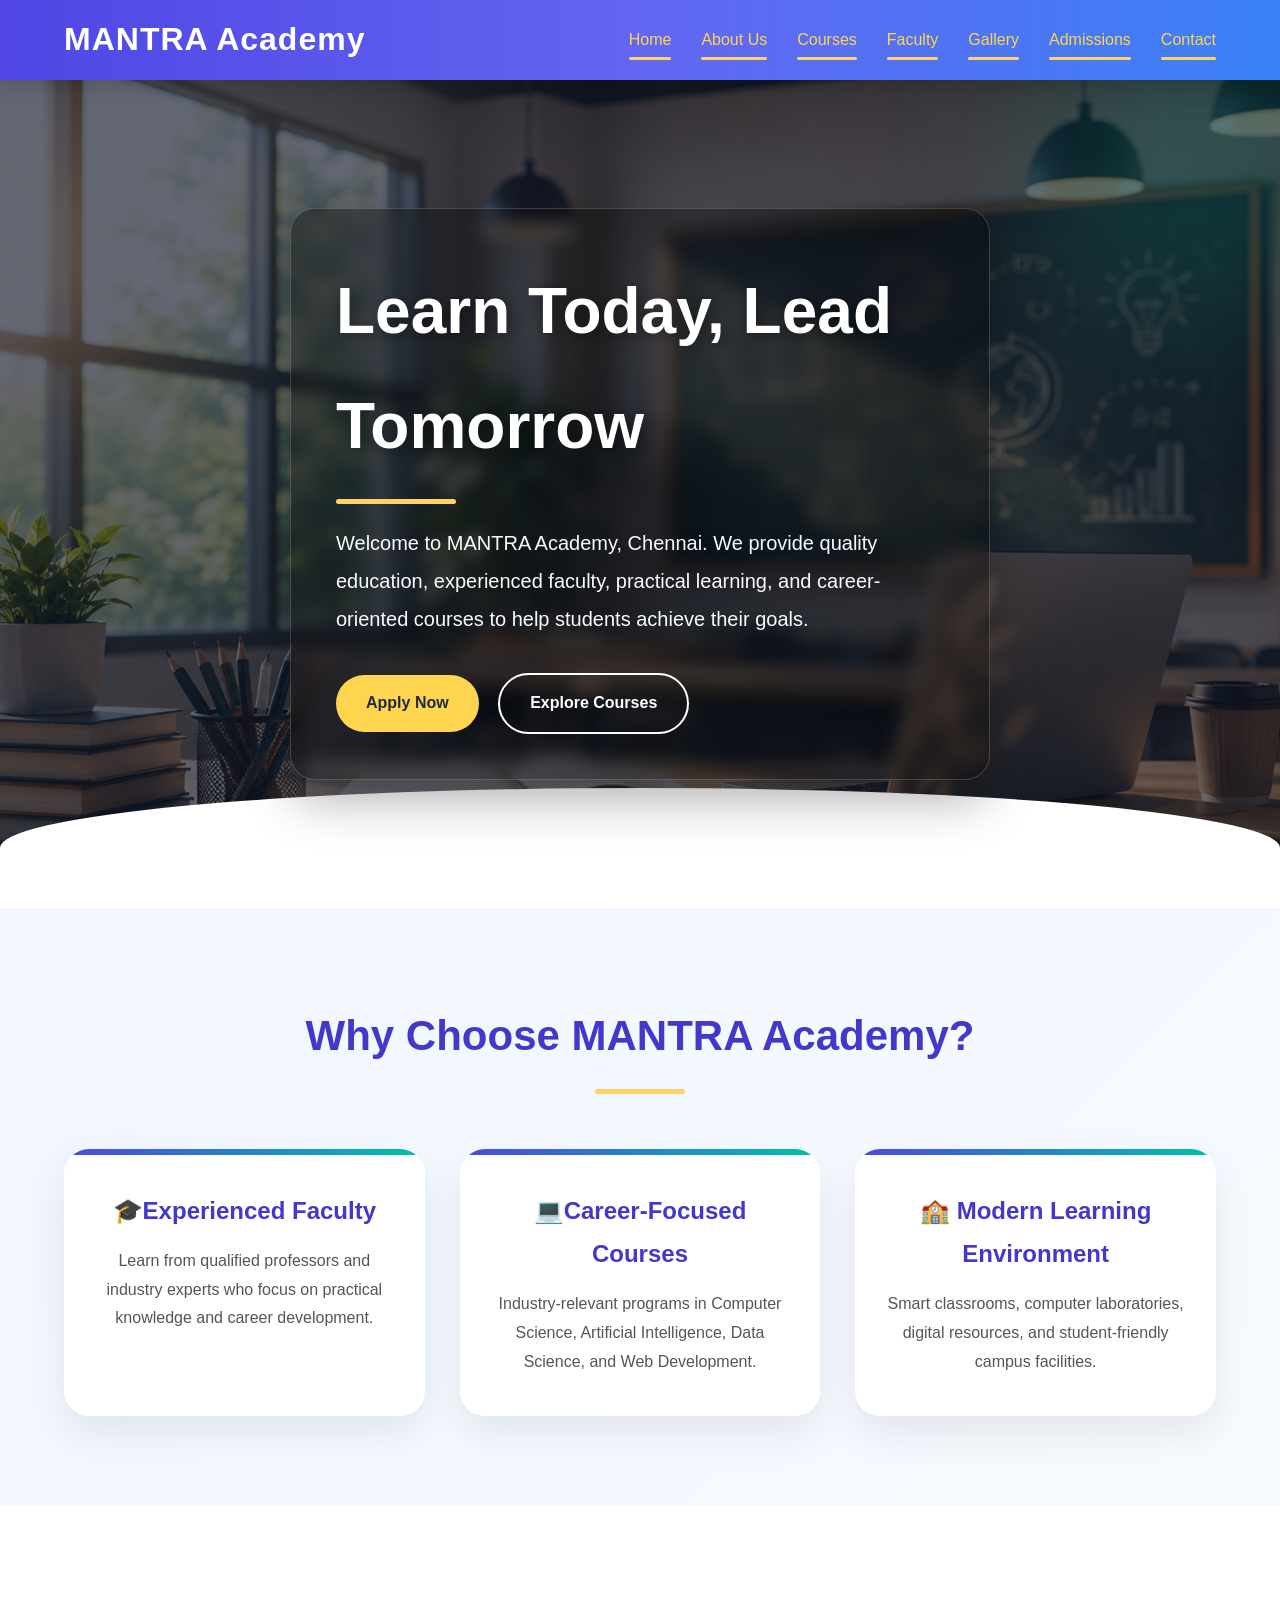
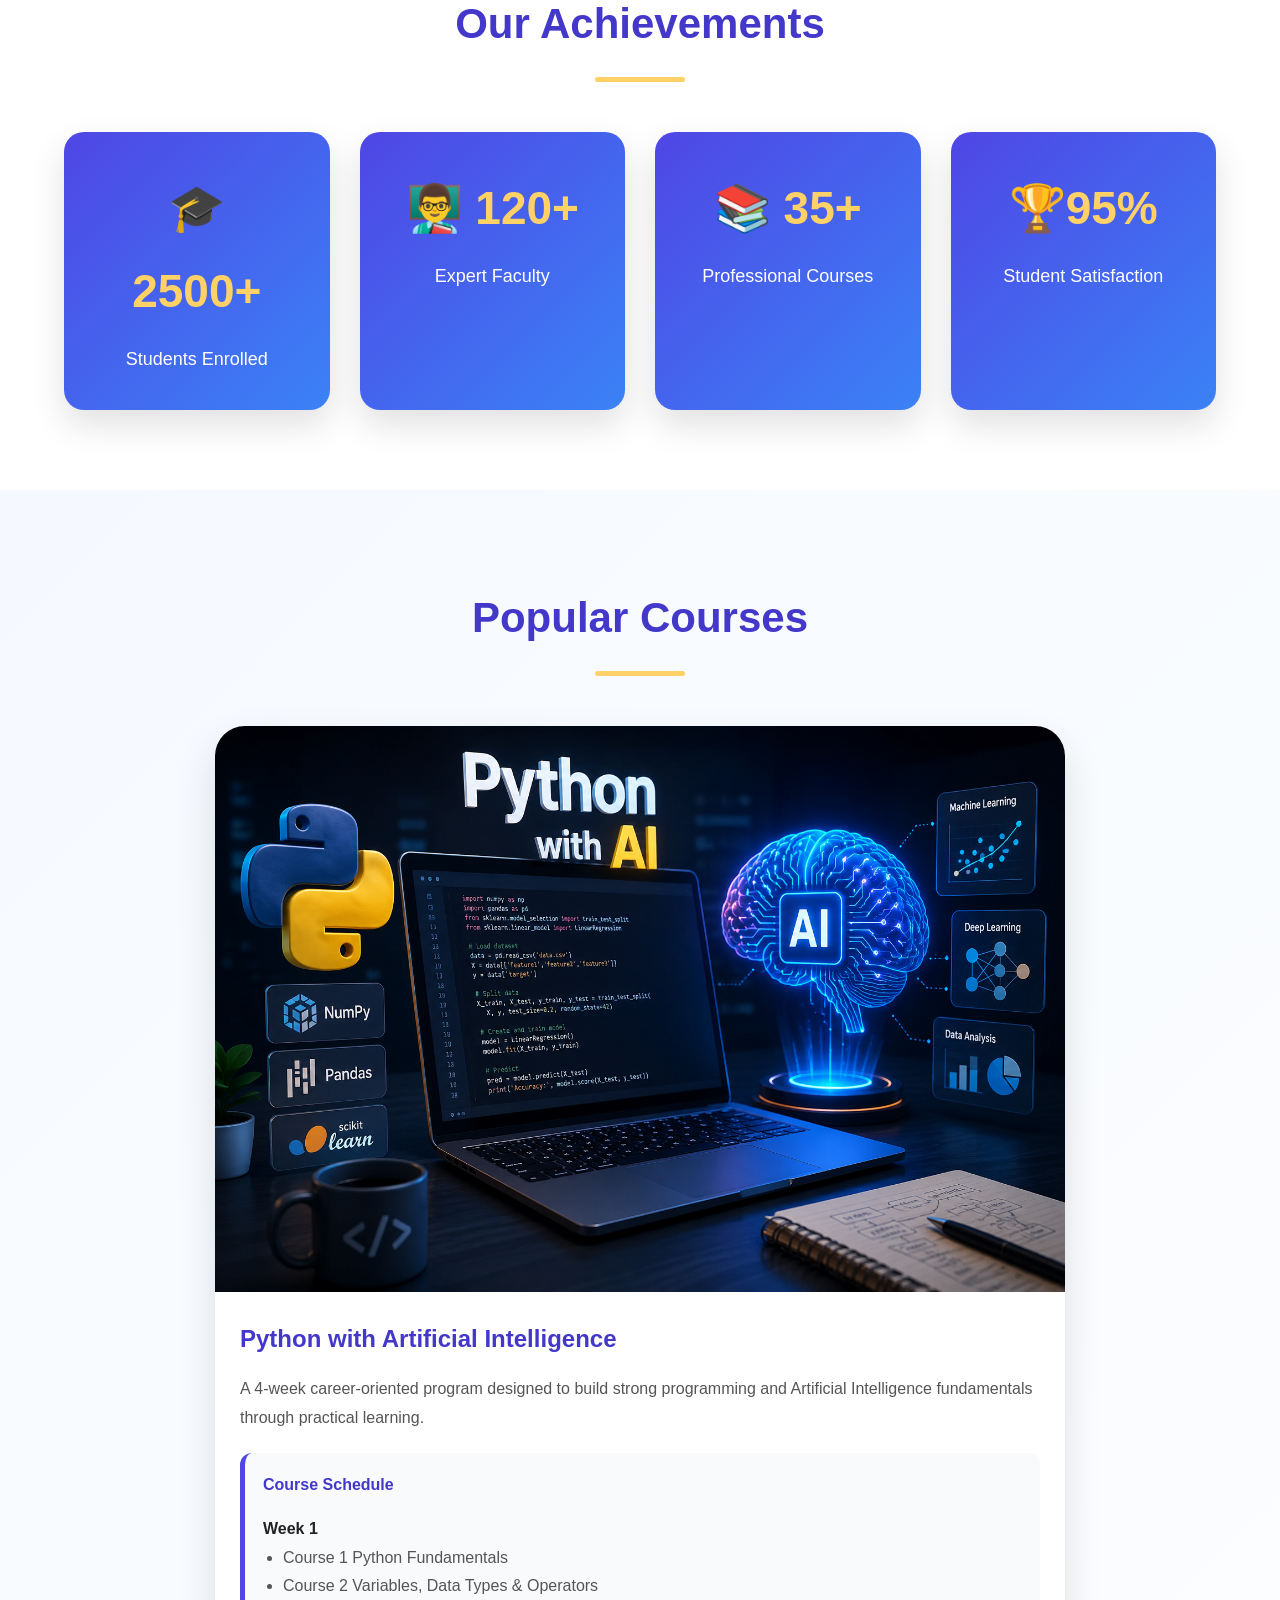
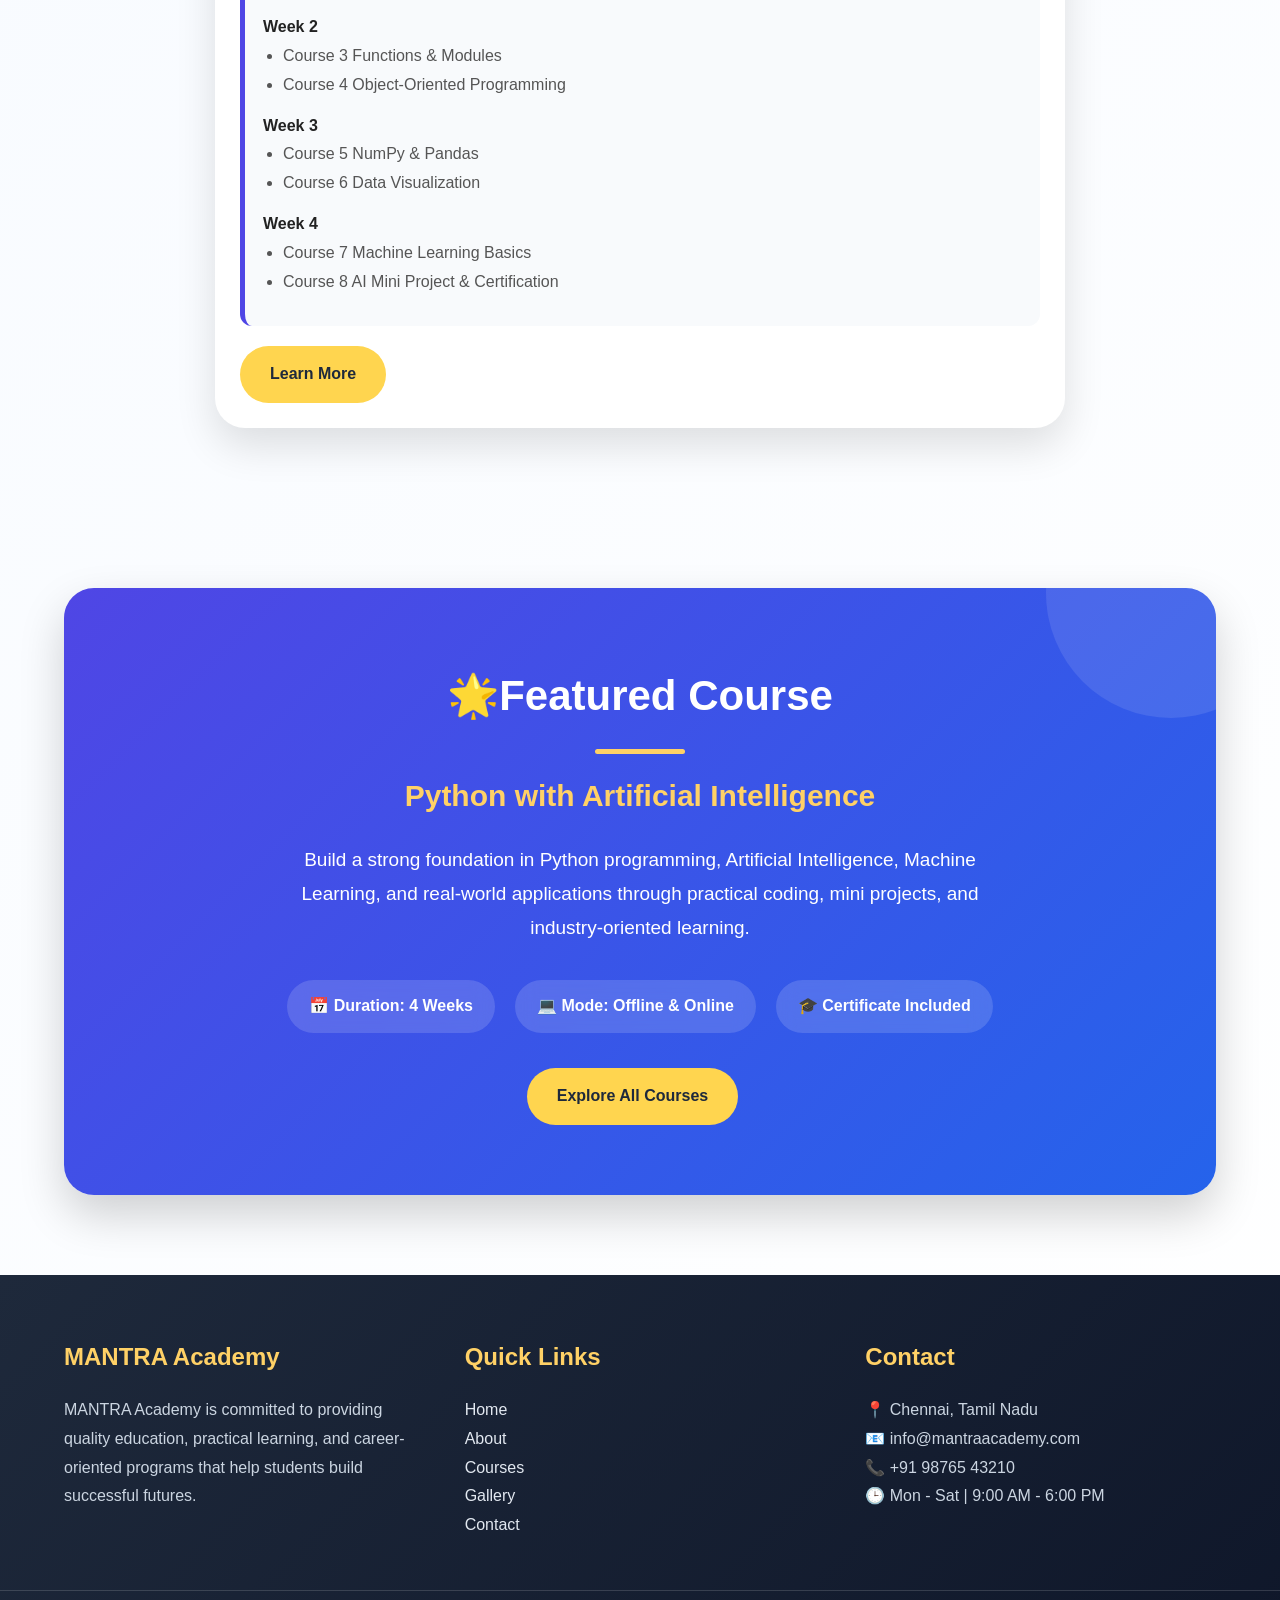
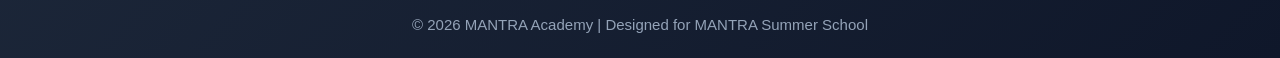
<file: Mantra Academy Chennai Website/MANTRA_2026_educational_Website/index.html>
<!DOCTYPE html>
<html lang="en">
<head>
  <meta charset="UTF-8">
  <meta name="viewport" content="width=device-width, initial-scale=1.0">
  <title>MANTRA Academy Chennai | Learn, Grow & Build Your Future </title>
  <meta name="description" content="MANTRA Academy Chennai offers quality education, professional courses, experienced faculty, modern classrooms, and career-focused learning for students.">
  <meta name="author" content="MANTRA Academy">
  <link rel="canonical" href="https://mantra-academy-vss20.netlify.app/index.html">
  <link rel="icon" type="image/png" href="images/favicon.png">
  <link rel="stylesheet" href="style.css">
</head>
<body>

<header class="site-header">
  <div class="container header-inner">
    <a class="logo" href="index.html">MANTRA Academy</a>
    <button class="menu-btn" id="menuBtn" aria-label="Open navigation">☰</button>
    <nav class="nav-links" id="navLinks">
      <a href="index.html" class="active">Home</a>
      <a href="about.html" class="active">About Us</a>
      <a href="courses.html" class="active">Courses</a>
      <a href="faculty.html" class="active">Faculty</a>
      <a href="gallery.html" class="active">Gallery</a>
      <a href="admission.html" class="active">Admissions</a>
      <a href="contact.html" class="active">Contact</a>
    </nav>
  </div>
</header>

<main>

<section class="hero">
  <div class="container hero-content">
    <h1>Learn Today, Lead Tomorrow</h1>
    <p>Welcome to MANTRA Academy, Chennai. We provide quality education,
      experienced faculty, practical learning, and career-oriented courses
      to help students achieve their goals.</p>
    <a class="btn" href="admission.html">Apply Now</a>
    <a class="btn btn-outline" href="courses.html">Explore Courses</a>
  </div>
</section>
<section class="container section">
  <h2>Why Choose MANTRA Academy?</h2>
  <div class="cards">
    <article class="card">
      <h3>🎓Experienced Faculty</h3>
      <p> Learn from qualified professors and industry experts who focus on practical knowledge and career development.</p>
    </article>
    <article class="card">
      <h3>💻Career-Focused Courses</h3>
      <p>Industry-relevant programs in Computer Science, Artificial Intelligence, Data Science, and Web Development.</p>
    </article>
    <article class="card">
      <h3>🏫 Modern Learning Environment</h3>
      <p> Smart classrooms, computer laboratories, digital resources, and student-friendly campus facilities.</p>
    </article>
  </div>
</section>
<section class="statistics">
  <div class="container">
    <h2>Our Achievements</h2>
    <div class="stats-grid">
      <div class="stat-card">
        <h3>🎓 2500+</h3>
        <p>Students Enrolled</p>
      </div>
      <div class="stat-card">
        <h3>👨‍🏫 120+</h3>
        <p>Expert Faculty</p>
      </div>
      <div class="stat-card">
        <h3>📚 35+</h3>
        <p>Professional Courses</p>
      </div>
      <div class="stat-card">
        <h3>🏆95%</h3>
        <p>Student Satisfaction</p>
      </div>
    </div>
  </div>
</section>
<section class="container section">
  <h2>Popular Courses</h2>
  <div class="course-grid">
    <div class="course-card">
      <img src="images/python-ai.png" alt="Python with Artificial Intelligence">
      <div class="course-content">
        <h3>Python with Artificial Intelligence</h3>
        <p>A 4-week career-oriented program designed to build strong programming
          and Artificial Intelligence fundamentals through practical learning.
        </p>
        <div class="course-plan">
          <h4>Course Schedule</h4>
          <p><strong>Week 1</strong></p>
          <ul>
            <li>Course 1 Python Fundamentals</li>
            <li>Course 2 Variables, Data Types & Operators</li>
          </ul>
          <p><strong>Week 2</strong></p>
          <ul>
            <li>Course 3 Functions & Modules</li>
            <li>Course 4 Object-Oriented Programming</li>
          </ul>
          <p><strong>Week 3</strong></p>
          <ul>
            <li>Course 5 NumPy & Pandas</li>
            <li>Course 6 Data Visualization</li>
          </ul>
          <p><strong>Week 4</strong></p>
          <ul>
            <li>Course 7 Machine Learning Basics</li>
            <li>Course 8 AI Mini Project & Certification</li>
          </ul>
        </div>
        <a href="courses.html" class="btn small-btn">
          Learn More
        </a>
      </div>
    </div>
  </div>
  </section>
<section class="container section highlight">
  <h2>🌟Featured Course</h2>
  <h3>Python with Artificial Intelligence</h3>
  <p> Build a strong foundation in Python programming, Artificial Intelligence,
      Machine Learning, and real-world applications through practical coding,
      mini projects, and industry-oriented learning.</p>
      <div class="course-info">
        <span>📅 Duration: 4 Weeks</span>
        <span>💻 Mode: Offline & Online</span>
        <span>🎓 Certificate Included</span>

    </div>
  <a class="btn" href="courses.html">Explore All Courses</a>
</section>

</main>

<footer class="site-footer">
  <div class="container footer-grid">
    <div>
      <h3>MANTRA Academy</h3>
      <p>MANTRA Academy is committed to providing quality education,
        practical learning, and career-oriented programs that help
        students build successful futures.</p>
    </div>
    <div>
      <h3>Quick Links</h3>
      <p><a href="index.html">Home</a></p>
      <p><a href="about.html">About</a></p>
      <p><a href="courses.html">Courses</a></p>
      <p><a href="gallery.html">Gallery</a></p>
      <p><a href="contact.html">Contact</a></p>
    </div>
    <div>
    <h3>Contact</h3>
    <p>📍 Chennai, Tamil Nadu</p>
    <p>📧 info@mantraacademy.com</p>
    <p>📞 +91 98765 43210</p>
    <p>🕒 Mon - Sat | 9:00 AM - 6:00 PM</p>
  </div>
</div>
<p class="copyright">
© 2026 MANTRA Academy | Designed for MANTRA Summer School
</p>
</footer>
<script src="script.js"></script>
</body>
</html>
</file>
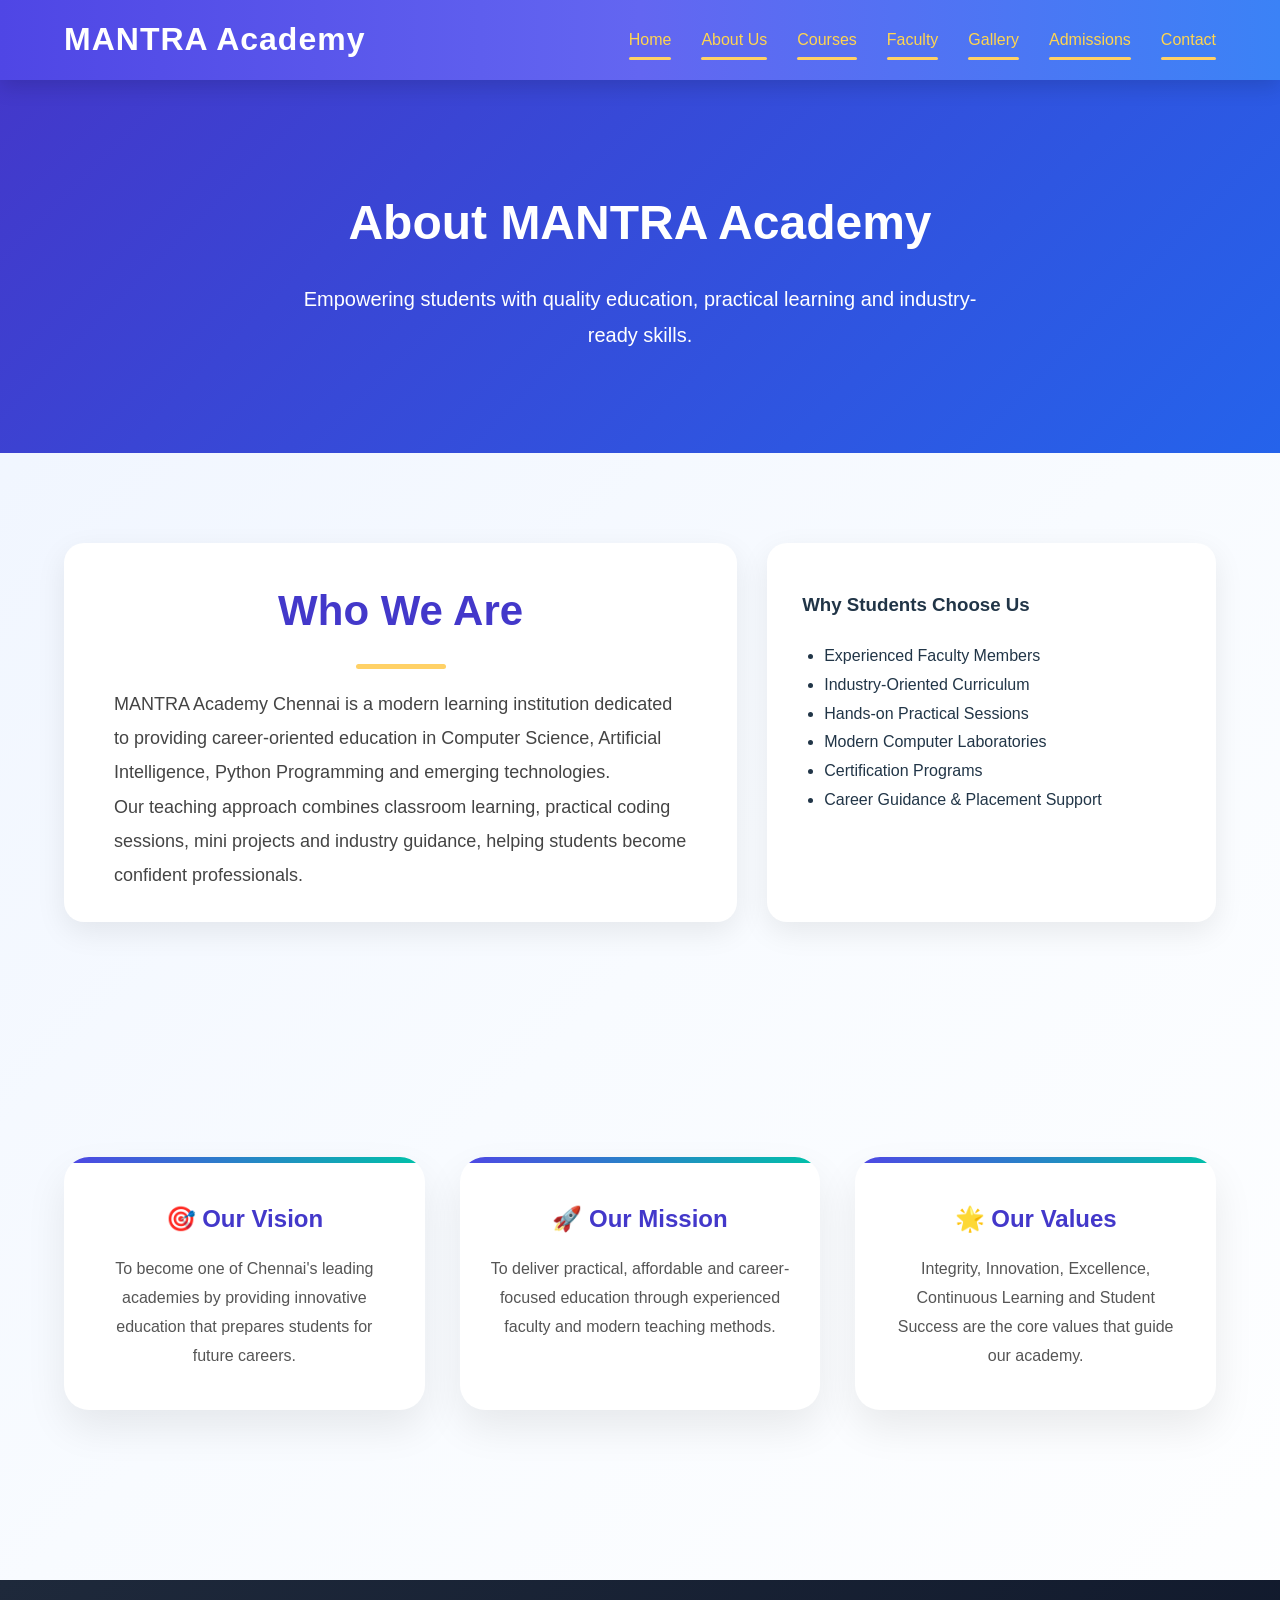
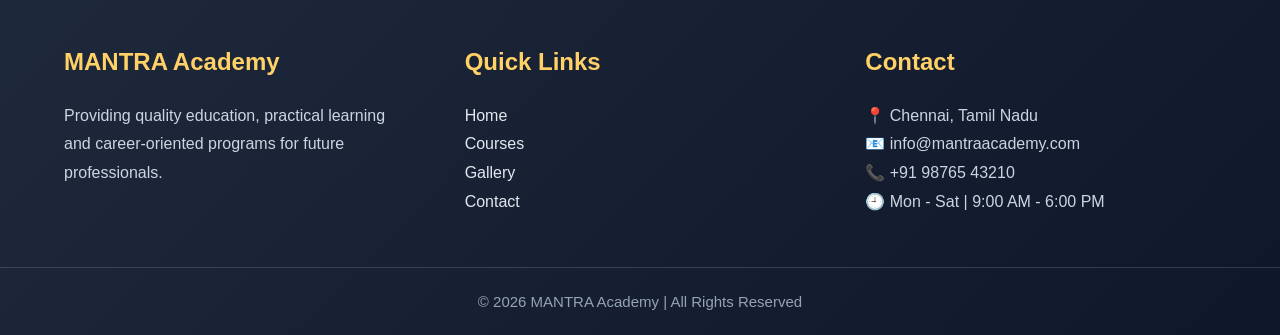
<file: Mantra Academy Chennai Website/MANTRA_2026_educational_Website/about.html>
<!DOCTYPE html>
<html lang="en">
<head>
<meta charset="UTF-8">
<meta name="viewport" content="width=device-width, initial-scale=1.0">
<title>About MANTRA Academy Chennai | Excellence in Education</title>
<meta name="description" content="Learn about MANTRA Academy Chennai, our vision, mission, experienced faculty, and commitment to quality education and career-focused learning.">
<meta name="keywords" content="MANTRA Academy, Chennai Academy, Python with AI, Computer Courses, Education">
<meta name="author" content="MANTRA Academy">
<link rel="canonical" href="https://mantra-academy-vss20.netlify.app/about.html">
<link rel="icon" type="image/png" href="images/favicon.png">
<link rel="stylesheet" href="style.css">
</head>
<body>
  <header class="site-header">
    <div class="container header-inner">
      <a class="logo" href="index.html">MANTRA Academy</a>
      <button class="menu-btn" id="menuBtn" aria-label="Open Navigation">☰</button>
      <nav class="nav-links" id="navLinks">
        <a href="index.html" class="active">Home</a>
        <a href="about.html" class="active">About Us</a>
        <a href="courses.html" class="active">Courses</a>
        <a href="faculty.html" class="active">Faculty</a>
        <a href="gallery.html" class="active">Gallery</a>
        <a href="admission.html" class="active">Admissions</a>
        <a href="contact.html" class="active">Contact</a>
      </nav>
    </div>
  </header>
  <main>
    <section class="page-banner">
      <div class="container">
        <h1>About MANTRA Academy</h1>
        <p>Empowering students with quality education,
          practical learning and industry-ready skills.
        </p>
      </div>
    </section>
    <section class="container section two-column">
      <div class="about-box">
        <h2>Who We Are</h2>
        <p>MANTRA Academy Chennai is a modern learning institution dedicated to providing
          career-oriented education in Computer Science, Artificial Intelligence,
          Python Programming and emerging technologies.
        </p>
        <p>
          Our teaching approach combines classroom learning,
          practical coding sessions, mini projects and industry guidance,
          helping students become confident professionals.
        </p>
      </div>
      <div class="info-box">
        <h3>Why Students Choose Us</h3>
        <ul>
          <li>Experienced Faculty Members</li>
          <li>Industry-Oriented Curriculum</li>
          <li>Hands-on Practical Sessions</li>
          <li>Modern Computer Laboratories</li>
          <li>Certification Programs</li>
          <li>Career Guidance & Placement Support</li>
        </ul>
      </div>
    </section>
    <section class="container section cards">
      <article class="card">
        <h3>🎯 Our Vision</h3>
        <p>To become one of Chennai's leading academies by providing innovative education
          that prepares students for future careers.
        </p>
      </article>
      <article class="card">
        <h3>🚀 Our Mission</h3>
        <p>To deliver practical, affordable and career-focused education through experienced
          faculty and modern teaching methods.
        </p>
      </article>
      <article class="card">
        <h3>🌟 Our Values</h3>
        <p>Integrity, Innovation, Excellence, Continuous Learning and Student Success
          are the core values that guide our academy.
        </p>
      </article>
    </section>
  </main>
  <footer class="site-footer">
    <div class="container footer-grid">
      <div>
        <h3>MANTRA Academy</h3>
        <p>Providing quality education, practical learning and
          career-oriented programs for future professionals.
        </p>
      </div>
      <div>
        <h3>Quick Links</h3>
        <p><a href="index.html">Home</a></p>
        <p><a href="courses.html">Courses</a></p>
        <p><a href="gallery.html">Gallery</a></p>
        <p><a href="contact.html">Contact</a></p>
      </div>
      <div>
        <h3>Contact</h3>
        <p>📍 Chennai, Tamil Nadu</p>
        <p>📧 info@mantraacademy.com</p>
        <p>📞 +91 98765 43210</p>
        <p>🕘 Mon - Sat | 9:00 AM - 6:00 PM</p>
      </div>
    </div>
    <p class="copyright">
      © 2026 MANTRA Academy | All Rights Reserved
    </p>
  </footer>
  <script src="script.js"></script>
</body>
</html>
</file>
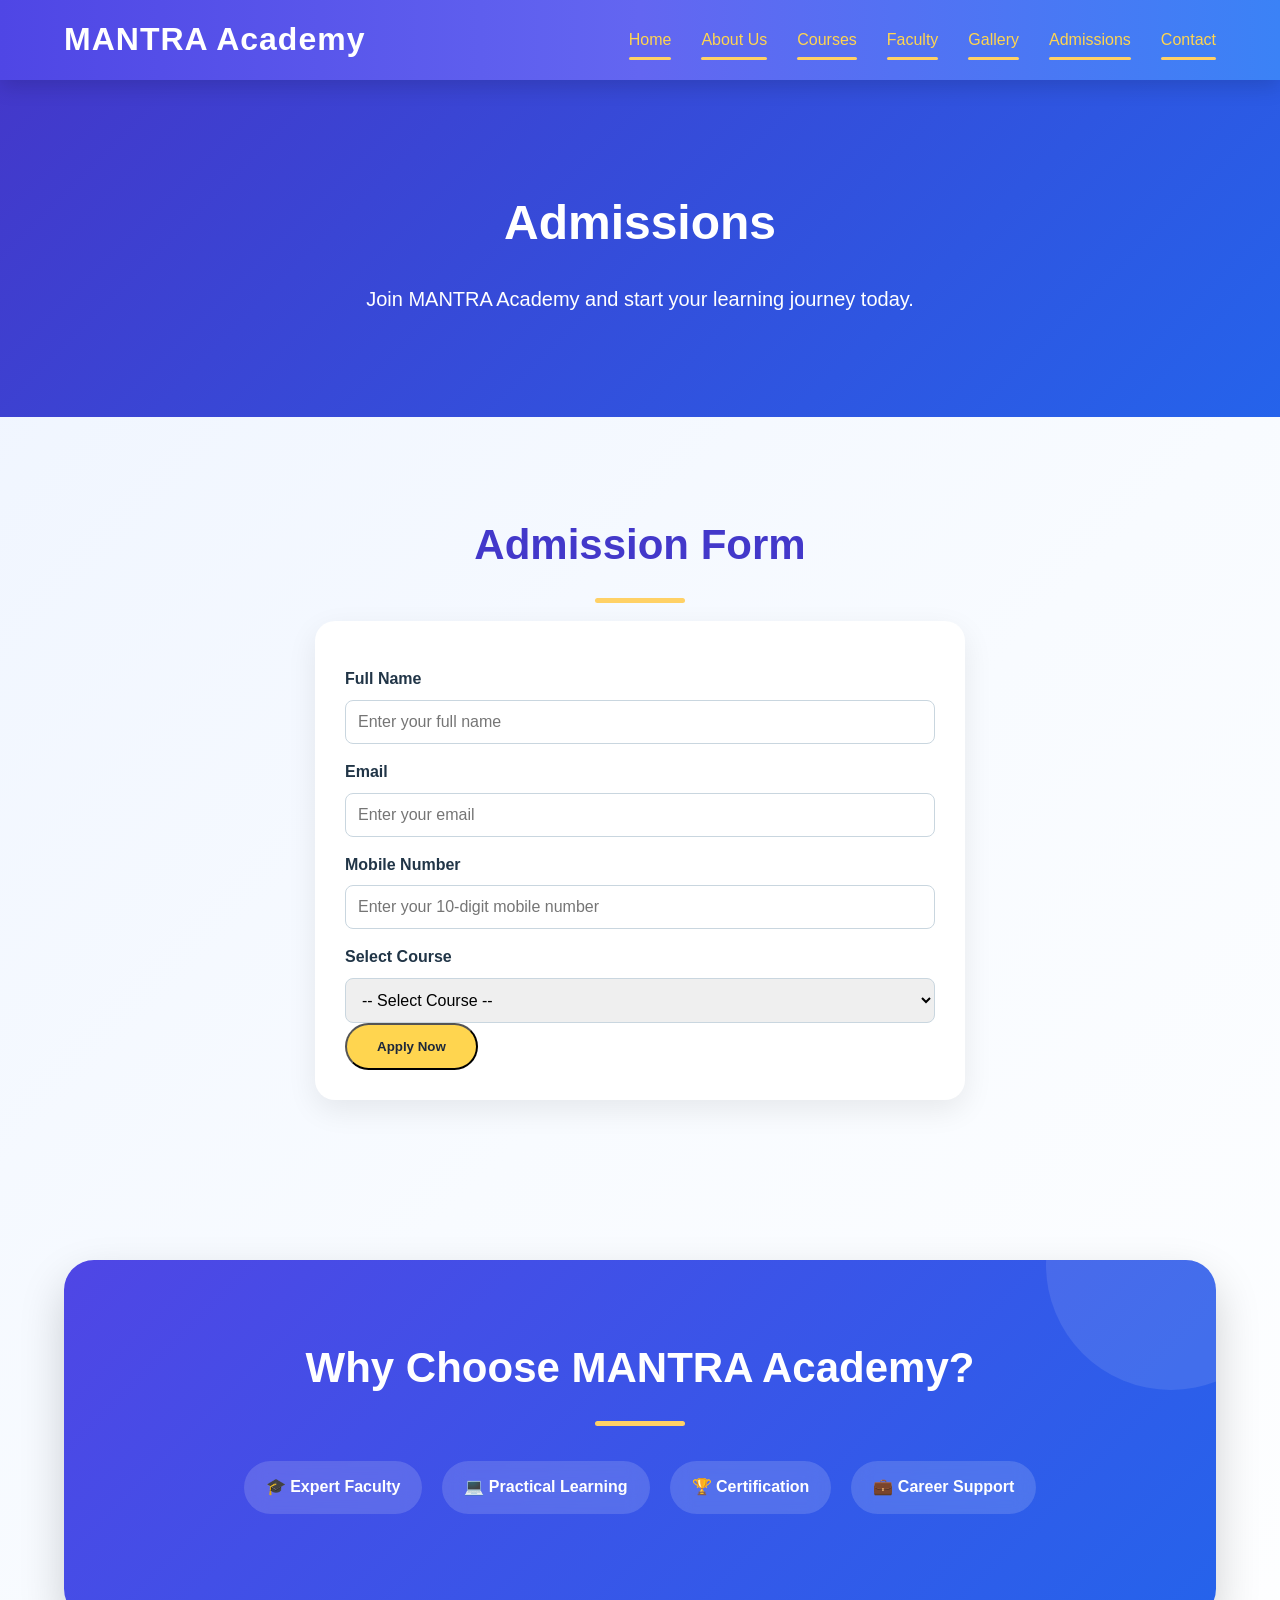
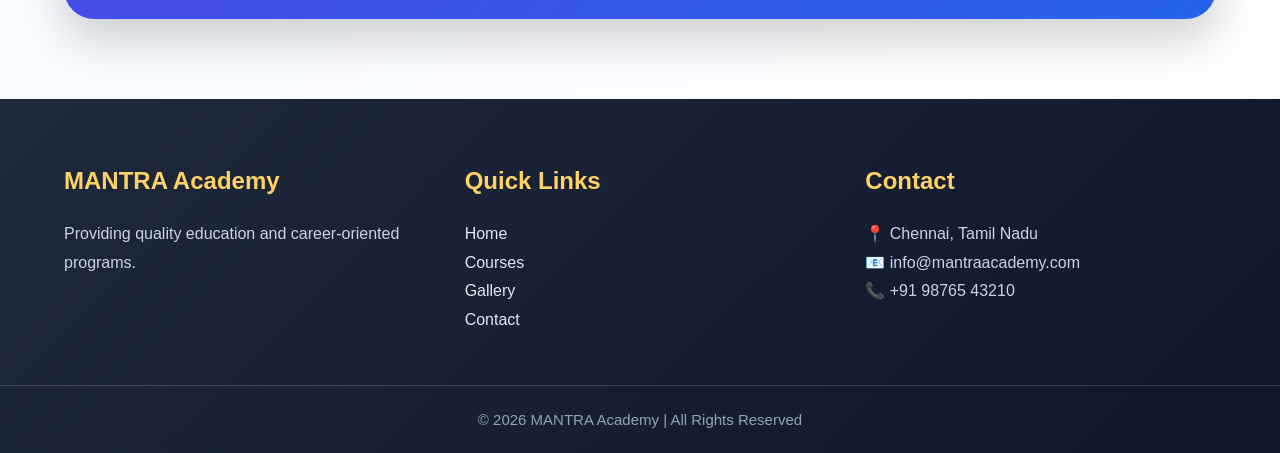
<file: Mantra Academy Chennai Website/MANTRA_2026_educational_Website/admission.html>
<!DOCTYPE html>
<html lang="en">
<head>
<meta charset="UTF-8">
<meta name="viewport" content="width=device-width, initial-scale=1.0">
<title>Admissions | MANTRA Academy Chennai</title>
<meta name="description" content="Apply for admission to MANTRA Academy Chennai.">
<link rel="canonical" href="https://mantra-academy-vss20.netlify.app/admission.html">
<link rel="icon" type="image/png" href="images/favicon.png">
<link rel="stylesheet" href="style.css">
</head>
<body>
  <header class="site-header">
    <div class="container header-inner">
      <a class="logo" href="index.html">MANTRA Academy</a>
      <button class="menu-btn" id="menuBtn">☰</button>
      <nav class="nav-links" id="navLinks">
        <a href="index.html" class="active">Home</a>
        <a href="about.html" class="active">About Us</a>
        <a href="courses.html" class="active">Courses</a>
        <a href="faculty.html" class="active">Faculty</a>
        <a href="gallery.html" class="active">Gallery</a>
        <a href="admission.html" class="active">Admissions</a>
        <a href="contact.html" class="active">Contact</a>
      </nav>
    </div>
  </header>
  <main>
    <section class="page-banner">
      <div class="container">
        <h1>Admissions</h1>
        <p>Join MANTRA Academy and start your learning journey today.</p>
      </div>
    </section>
    <section class="container section form-section">
      <h2>Admission Form</h2>
      <form id="bookingForm">
        <label for="name">Full Name</label>
        <input type="text" id="name" placeholder="Enter your full name" 
        required
        >
        <label for="email">Email</label>
        <input type="email" id="email" placeholder="Enter your email"
        required
        >
        <label for="phone">Mobile Number</label>
        <input type="tel" id="phone" placeholder="Enter your 10-digit mobile number" maxlength="10"
        required
        >
        <label for="destination">Select Course</label>
        <select id="destination" required>
          <option value="">-- Select Course --</option>
          <option>Python with Artificial Intelligence</option>
          <option>Data Science</option>
          <option>Web Development</option>
          <option>Machine Learning</option>
        </select>
        <button class="btn" type="submit">
        Apply Now
      </button>
      <p id="formMessage" class="result"></p>
    </form>
  </section>
  <section class="container section highlight">
      <h2>Why Choose MANTRA Academy?</h2>
      <div class="course-info">
        <span>🎓 Expert Faculty</span>
        <span>💻 Practical Learning</span>
        <span>🏆 Certification</span>
        <span>💼 Career Support</span>
      </div>
    </section>
  </main>
  <footer class="site-footer">
    <div class="container footer-grid">
      <div>
        <h3>MANTRA Academy</h3>
        <p>Providing quality education and career-oriented programs.</p>
      </div>
      <div>
        <h3>Quick Links</h3>
        <p><a href="index.html">Home</a></p>
        <p><a href="courses.html">Courses</a></p>
        <p><a href="gallery.html">Gallery</a></p>
        <p><a href="contact.html">Contact</a></p>
      </div>
      <div>
        <h3>Contact</h3>
        <p>📍 Chennai, Tamil Nadu</p>
        <p>📧 info@mantraacademy.com</p>
        <p>📞 +91 98765 43210</p>
      </div>
    </div>
    <p class="copyright">
      © 2026 MANTRA Academy | All Rights Reserved
    </p>
  </footer>
  <script src="script.js"></script>
</body>
</html>
</file>
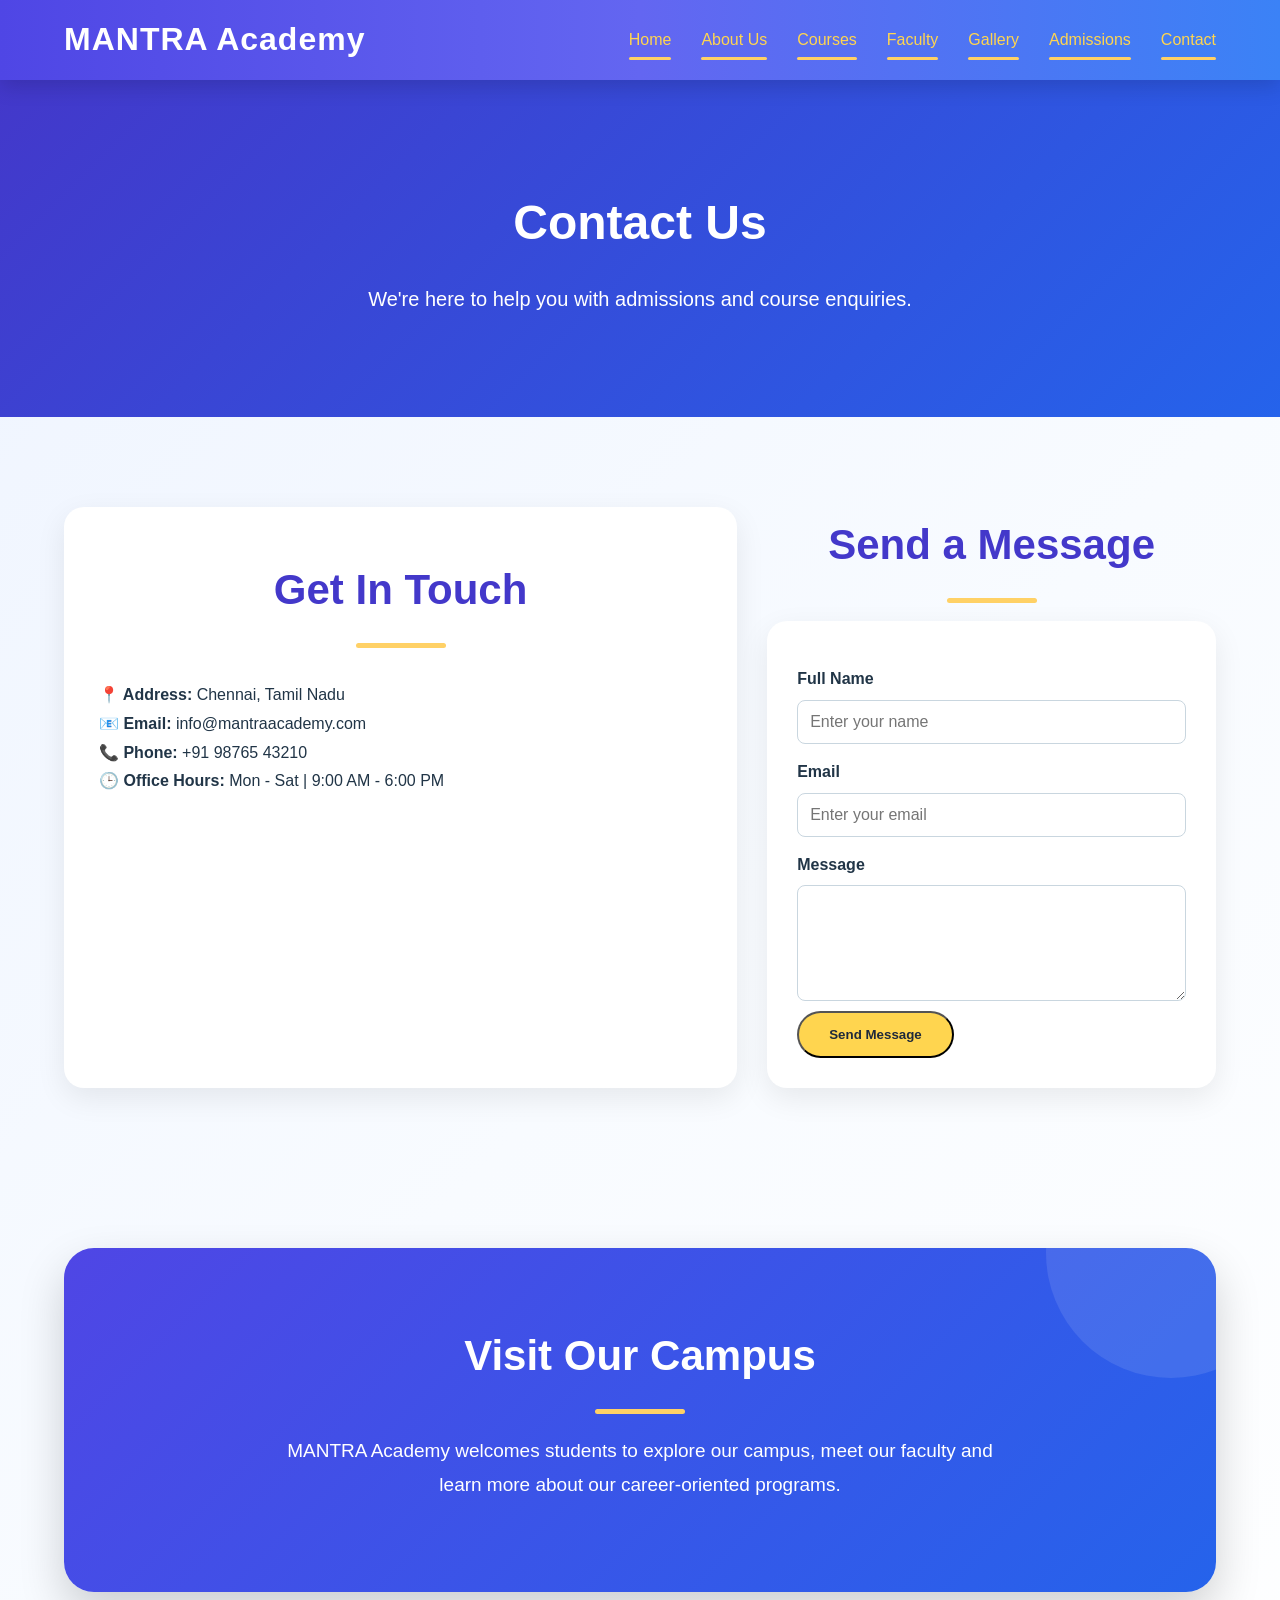
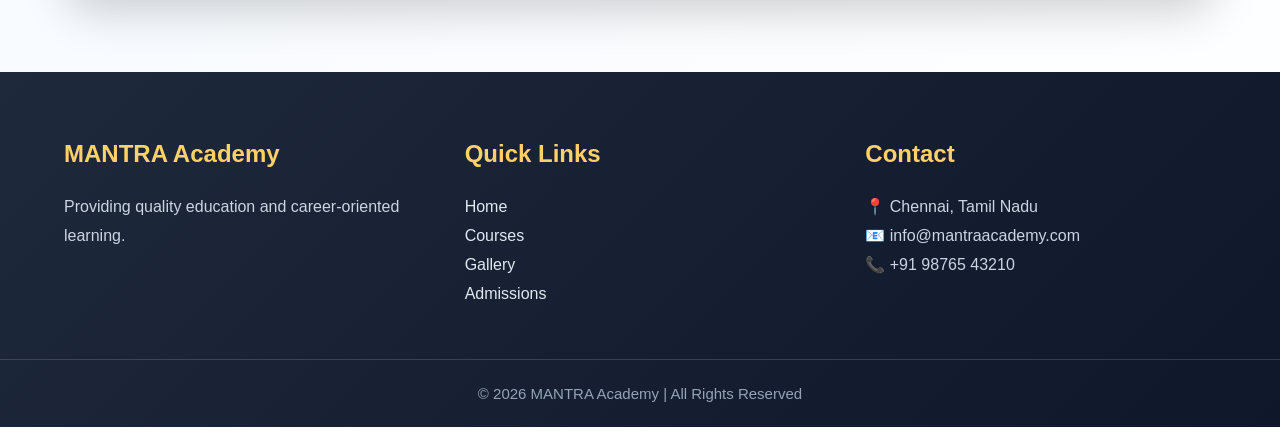
<file: Mantra Academy Chennai Website/MANTRA_2026_educational_Website/contact.html>
<!DOCTYPE html>
<html lang="en">
<head>
<meta charset="UTF-8">
<meta name="viewport" content="width=device-width, initial-scale=1.0">
<title>Contact | MANTRA Academy Chennai</title>
<meta name="description" content="Contact MANTRA Academy Chennai for admissions and course enquiries.">
<link rel="canonical" href="https://mantra-academy-vss20.netlify.app/contact.html">
<link rel="icon" type="image/png" href="images/favicon.png">
<link rel="stylesheet" href="style.css">
</head>
<body>
  <header class="site-header">
    <div class="container header-inner">
      <a class="logo" href="index.html">MANTRA Academy</a>
      <button class="menu-btn" id="menuBtn">☰</button>
      <nav class="nav-links" id="navLinks">
        <a href="index.html" class="active">Home</a>
        <a href="about.html" class="active">About Us</a>
        <a href="courses.html" class="active">Courses</a>
        <a href="faculty.html" class="active">Faculty</a>
        <a href="gallery.html" class="active">Gallery</a>
        <a href="admission.html" class="active">Admissions</a>
        <a href="contact.html" class="active">Contact</a>
      </nav>
    </div>
  </header>
  <main>
    <section class="page-banner">
      <div class="container">
        <h1>Contact Us</h1>
        <p>We're here to help you with admissions and course enquiries.</p>
      </div>
    </section>
    <section class="container section two-column">
      <div class="info-box">
        <h2>Get In Touch</h2>
        <p><strong>📍 Address:</strong> Chennai, Tamil Nadu</p>
        <p><strong>📧 Email:</strong> info@mantraacademy.com</p>
        <p><strong>📞 Phone:</strong> +91 98765 43210</p>
        <p><strong>🕒 Office Hours:</strong> Mon - Sat | 9:00 AM - 6:00 PM</p>
      </div>
      <div class="form-section">
        <h2>Send a Message</h2>
        <form id="contactForm">
          <label for="contactName">Full Name</label>
          <input type="text" id="contactName" placeholder="Enter your name"
          required
          >
          <label for="contactEmail">Email</label>
          <input type="email" id="contactEmail" placeholder="Enter your email"
          required
          >
          <label for="contactMessage">Message</label>
          <textarea id="contactMessage" rows="5" placeholder="Write your message"
          required
          >
        </textarea>
          <button class="btn" type="submit">
            Send Message
          </button>
        </form>
      </div>
    </section>
    <section class="container section highlight">
      <h2>Visit Our Campus</h2>
      <p>MANTRA Academy welcomes students to explore our campus,
meet our faculty and learn more about our career-oriented programs.</p>
</section>
</main>
<footer class="site-footer">
  <div class="container footer-grid">
    <div>
      <h3>MANTRA Academy</h3>
      <p>Providing quality education and career-oriented learning.</p>
    </div>
    <div>
      <h3>Quick Links</h3>
      <p><a href="index.html">Home</a></p>
      <p><a href="courses.html">Courses</a></p>
      <p><a href="gallery.html">Gallery</a></p>
      <p><a href="admission.html">Admissions</a></p>
    </div>
    <div>
      <h3>Contact</h3>
      <p>📍 Chennai, Tamil Nadu</p>
      <p>📧 info@mantraacademy.com</p>
      <p>📞 +91 98765 43210</p>
    </div>
  </div>
  <p class="copyright">
    © 2026 MANTRA Academy | All Rights Reserved
  </p>
</footer>
<script src="script.js"></script>
</body>
</html>
</file>
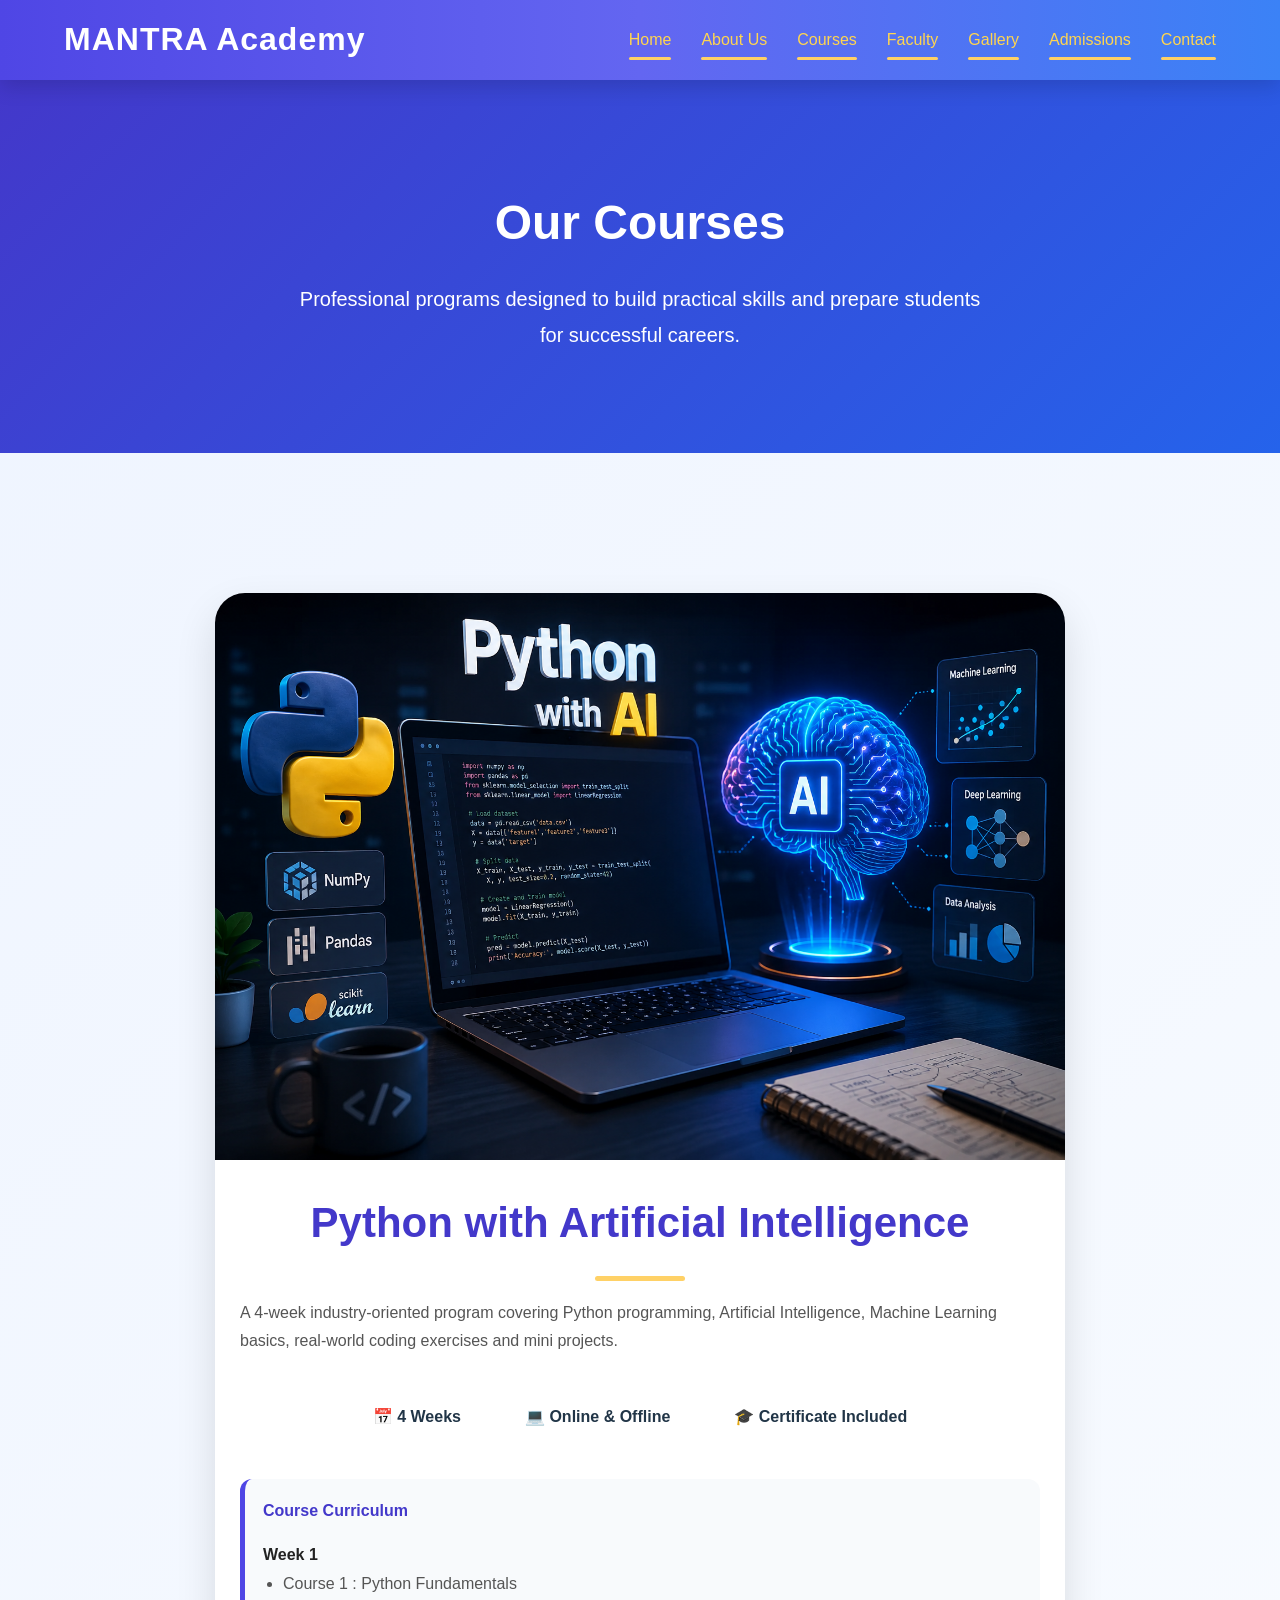
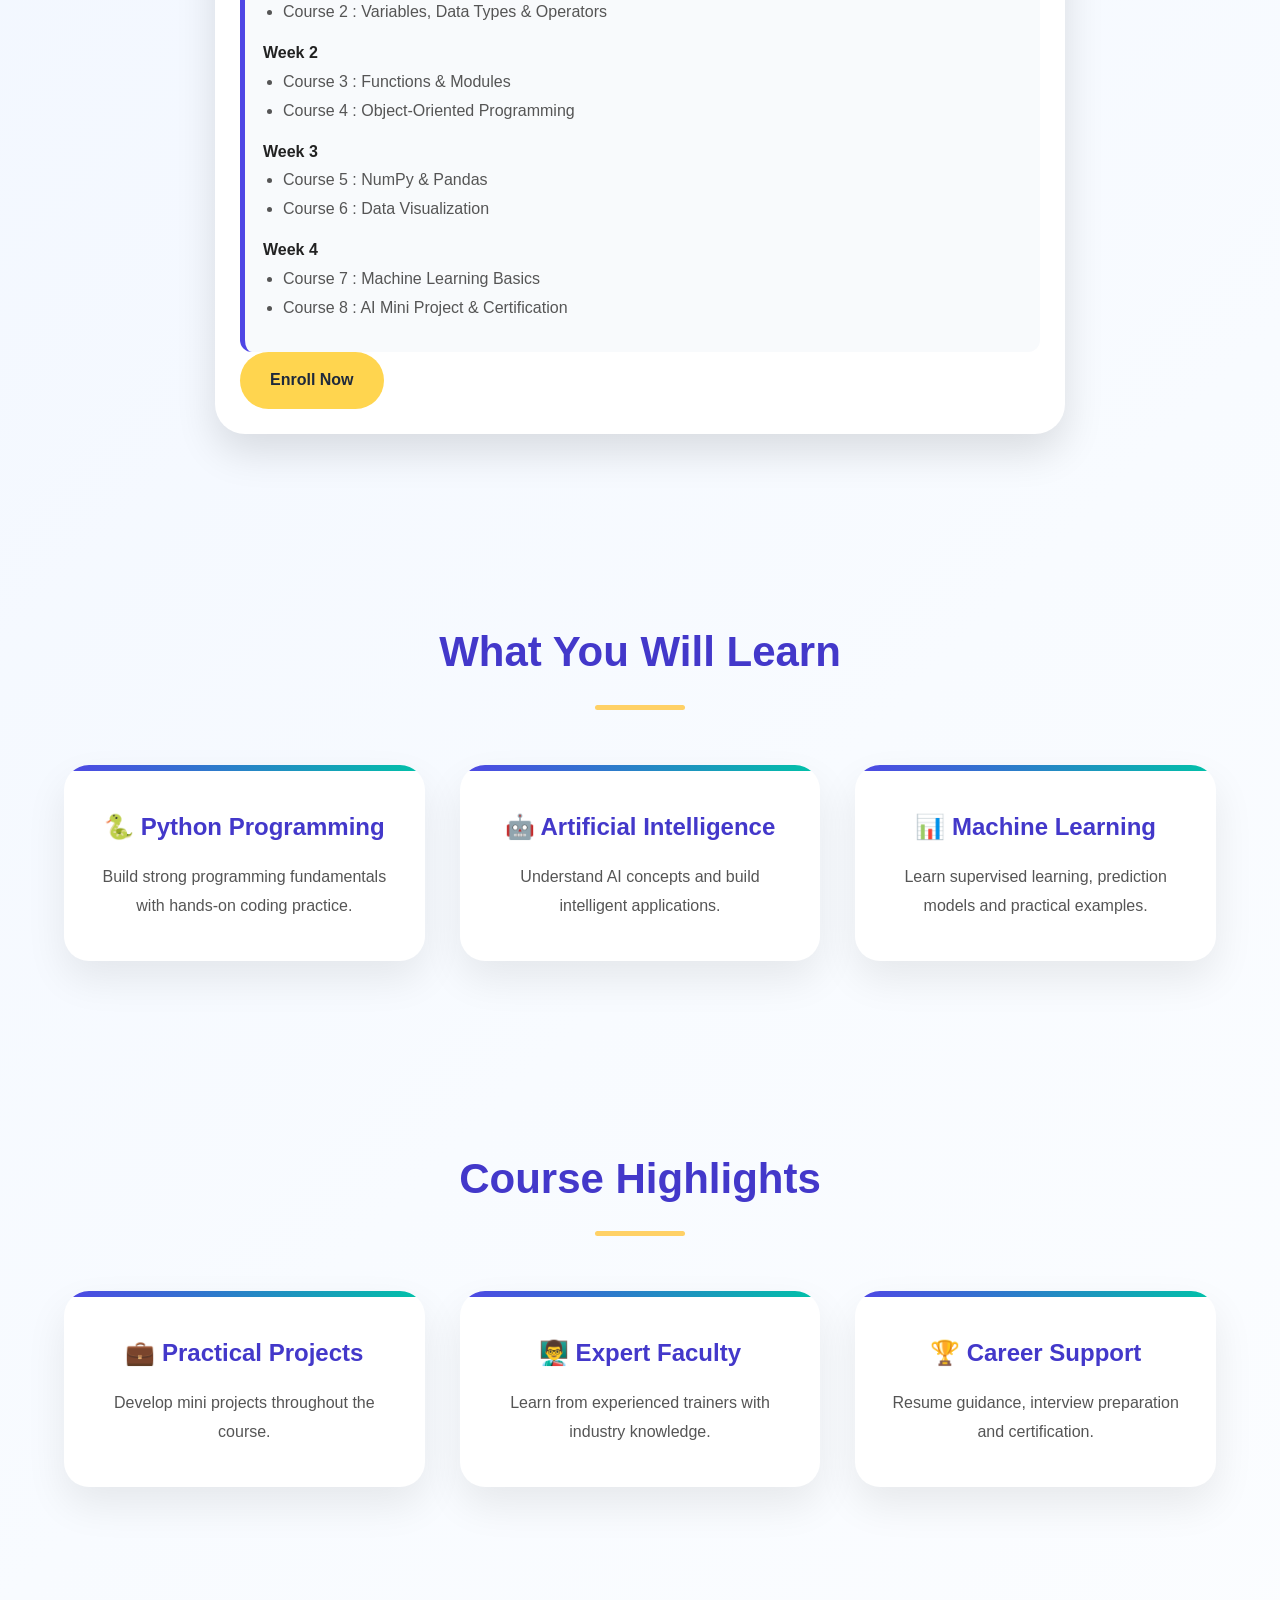
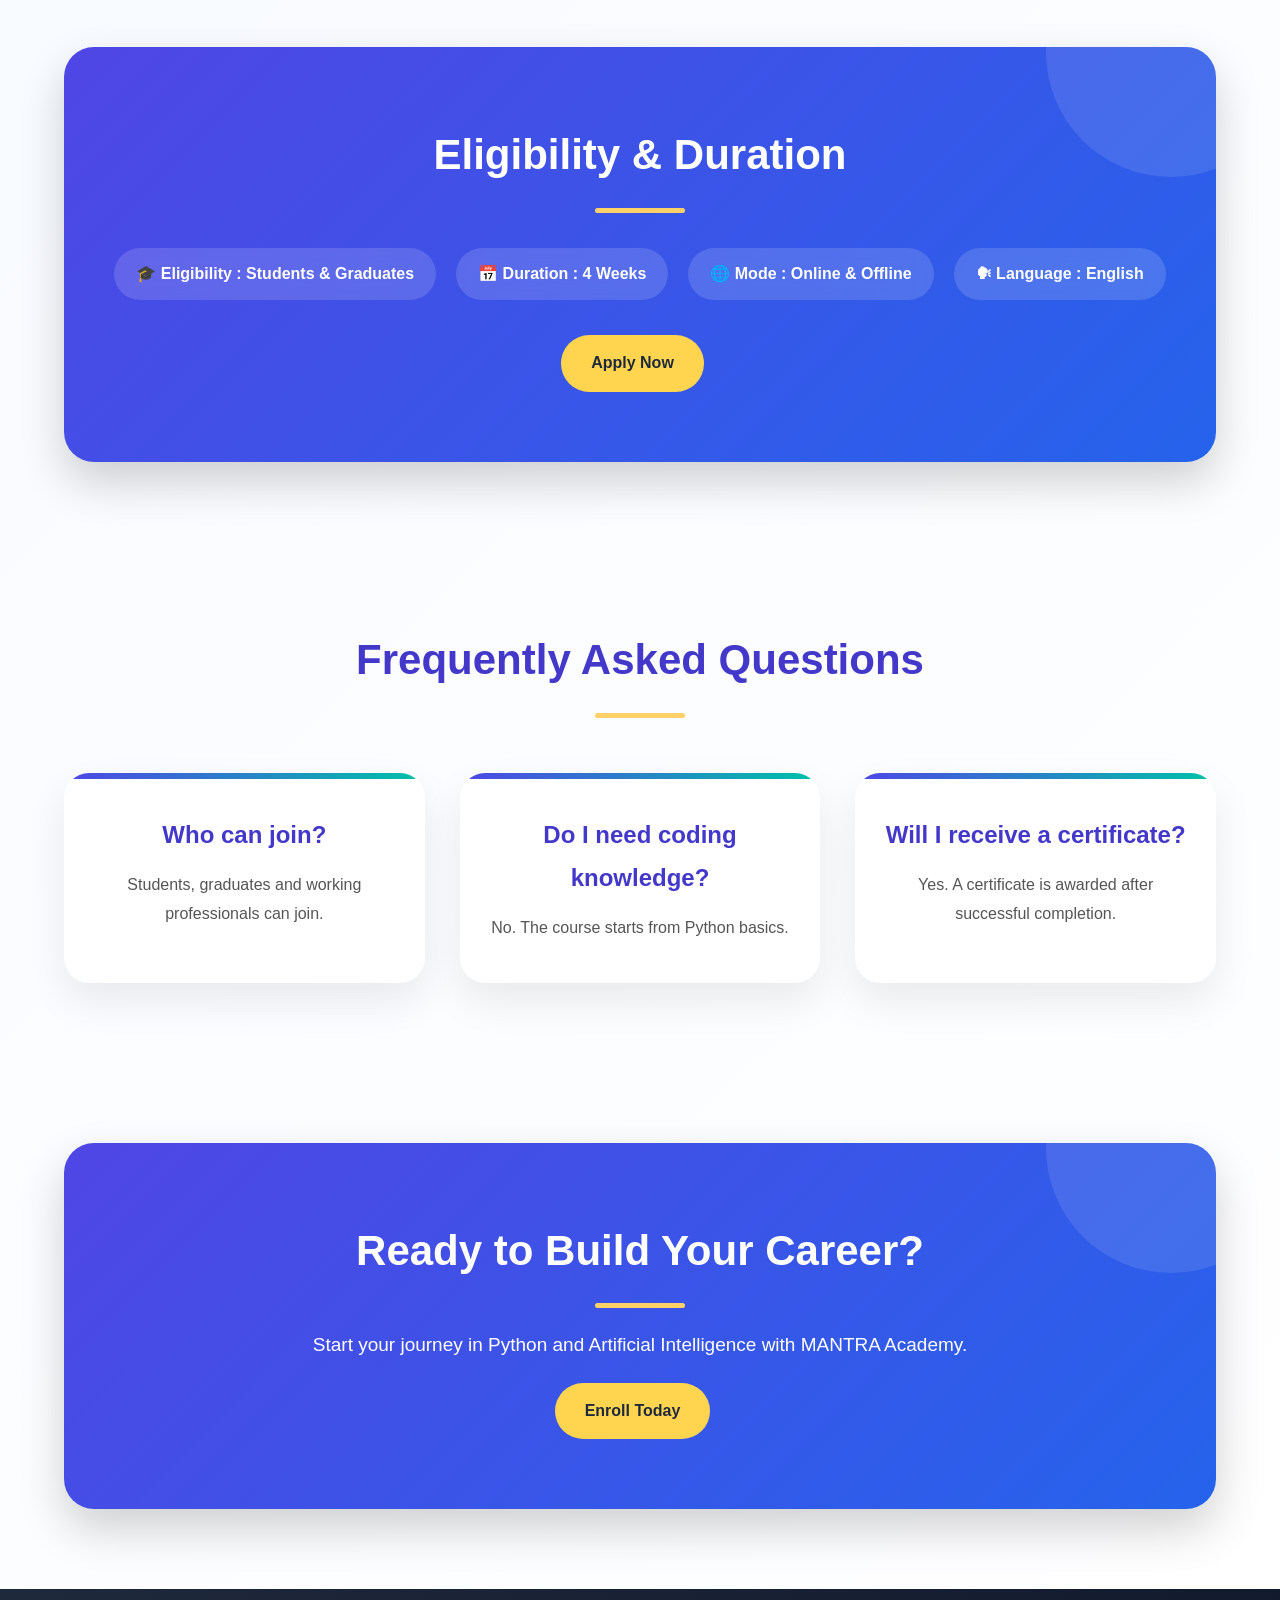
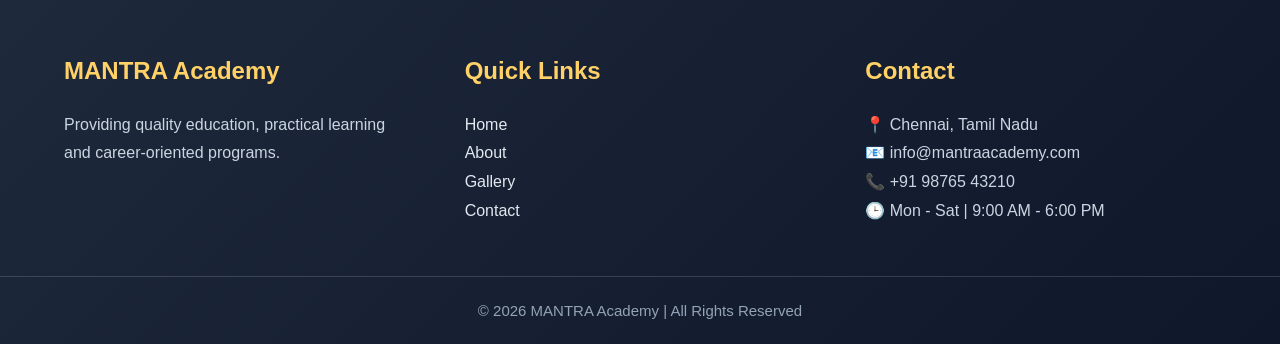
<file: Mantra Academy Chennai Website/MANTRA_2026_educational_Website/courses.html>
<!DOCTYPE html>
<html lang="en">
<head>
<meta charset="UTF-8">
<meta name="viewport" content="width=device-width, initial-scale=1.0">
<title>Courses | MANTRA Academy Chennai</title>
<meta name="description" content="Explore professional courses offered by MANTRA Academy Chennai.">
<meta name="author" content="MANTRA Academy">
<link rel="canonical" href="https://mantra-academy-vss20.netlify.app/courses.html">
<link rel="icon" type="image/png" href="images/favicon.png">
<link rel="stylesheet" href="style.css">
</head>
<body>
  <header class="site-header">
    <div class="container header-inner">
      <a class="logo" href="index.html">MANTRA Academy</a>
      <button class="menu-btn" id="menuBtn">☰</button>
      <nav class="nav-links" id="navLinks">
        <a href="index.html" class="active">Home</a>
        <a href="about.html" class="active">About Us</a>
        <a href="courses.html" class="active">Courses</a>
        <a href="faculty.html" class="active">Faculty</a>
        <a href="gallery.html" class="active">Gallery</a>
        <a href="admission.html" class="active">Admissions</a>
        <a href="contact.html" class="active">Contact</a>
      </nav>
    </div>
  </header>
  <main>
    <section class="page-banner">
      <div class="container">
        <h1>Our Courses</h1>
        <p>Professional programs designed to build practical skills and prepare students for successful careers.
      </p>
    </div>
  </section>
  <section class="container section">
    <div class="course-grid">
      <div class="course-card">
        <img src="images/python-ai.png" alt="Python with Artificial Intelligence">
        <div class="course-content">
          <h2>Python with Artificial Intelligence</h2>
          <p>A 4-week industry-oriented program covering Python programming,
            Artificial Intelligence, Machine Learning basics,
            real-world coding exercises and mini projects.
          </p>
          <div class="course-info">
            <span>📅 4 Weeks</span>
            <span>💻 Online & Offline</span>
            <span>🎓 Certificate Included</span>
          </div>
          <div class="course-plan">
            <h4>Course Curriculum</h4>
            <p><strong>Week 1</strong></p>
            <ul>
              <li>Course 1 : Python Fundamentals</li>
              <li>Course 2 : Variables, Data Types & Operators</li>
            </ul>
            <p><strong>Week 2</strong></p>
            <ul>
              <li>Course 3 : Functions & Modules</li>
              <li>Course 4 : Object-Oriented Programming</li>
            </ul>
            <p><strong>Week 3</strong></p>
            <ul>
              <li>Course 5 : NumPy & Pandas</li>
              <li>Course 6 : Data Visualization</li>
            </ul>
            <p><strong>Week 4</strong></p>
            <ul>
              <li>Course 7 : Machine Learning Basics</li>
              <li>Course 8 : AI Mini Project & Certification</li>
            </ul>
          </div>
          <a href="admission.html" class="btn">
            Enroll Now
          </a>
        </div>
      </div>
    </div>
  </section>
  <section class="container section">
    <h2>What You Will Learn</h2>
    <div class="cards">
      <article class="card">
        <h3>🐍 Python Programming</h3>
        <p>Build strong programming fundamentals with hands-on coding practice.

        </p>
      </article>
      <article class="card">
        <h3>🤖 Artificial Intelligence</h3>
        <p>Understand AI concepts and build intelligent applications.</p>
      </article>
      <article class="card">
        <h3>📊 Machine Learning</h3>
        <p>Learn supervised learning, prediction models and practical examples.

        </p>
      </article>
    </div>
  </section>
  <section class="container section">
    <h2>Course Highlights</h2>
    <div class="cards">
      <article class="card">
        <h3>💼 Practical Projects</h3>
        <p>Develop mini projects throughout the course.

        </p>
      </article>
      <article class="card">
        <h3>👨‍🏫 Expert Faculty</h3>
        <p>Learn from experienced trainers with industry knowledge.

        </p>
      </article>
      <article class="card">
        <h3>🏆 Career Support</h3>
        <p>Resume guidance, interview preparation and certification.

        </p>
      </article>
    </div>
  </section>
  <section class="container section highlight">
    <h2>Eligibility & Duration</h2>
    <div class="course-info">
      <span>🎓 Eligibility : Students & Graduates</span>
      <span>📅 Duration : 4 Weeks</span>
      <span>🌐 Mode : Online & Offline</span>
      <span>🗣 Language : English</span>
    </div>
    <a href="admission.html" class="btn">
      Apply Now
    </a>
  </section>
  <section class="container section">
    <h2>Frequently Asked Questions</h2>
    <div class="cards">
      <article class="card">
        <h3>Who can join?</h3>
        <p>Students, graduates and working professionals can join.

        </p>
      </article>
      <article class="card">
        <h3>Do I need coding knowledge?</h3>
        <p>No. The course starts from Python basics.

        </p>
      </article>
      <article class="card">
        <h3>Will I receive a certificate?</h3>
        <p>Yes. A certificate is awarded after successful completion.

        </p>
      </article>
    </div>
  </section>
  <section class="container section highlight">
    <h2>Ready to Build Your Career?</h2>
    <p>Start your journey in Python and Artificial Intelligence with MANTRA Academy.

    </p>
    <a href="admission.html" class="btn">
      Enroll Today
    </a>
  </section>
</main>
<footer class="site-footer">
  <div class="container footer-grid">
    <div>
      <h3>MANTRA Academy</h3>
      <p>Providing quality education, practical learning and career-oriented programs.

      </p>
    </div>
    <div>
      <h3>Quick Links</h3>
      <p><a href="index.html">Home</a></p>
      <p><a href="about.html">About</a></p>
      <p><a href="gallery.html">Gallery</a></p>
      <p><a href="contact.html">Contact</a></p>
    </div>
    <div>
      <h3>Contact</h3>
      <p>📍 Chennai, Tamil Nadu</p>
      <p>📧 info@mantraacademy.com</p>
      <p>📞 +91 98765 43210</p>
      <p>🕒 Mon - Sat | 9:00 AM - 6:00 PM</p>
    </div>
  </div>
  <p class="copyright">
    © 2026 MANTRA Academy | All Rights Reserved
  </p>
</footer>
<script src="script.js"></script>
</body>
</html>
</file>
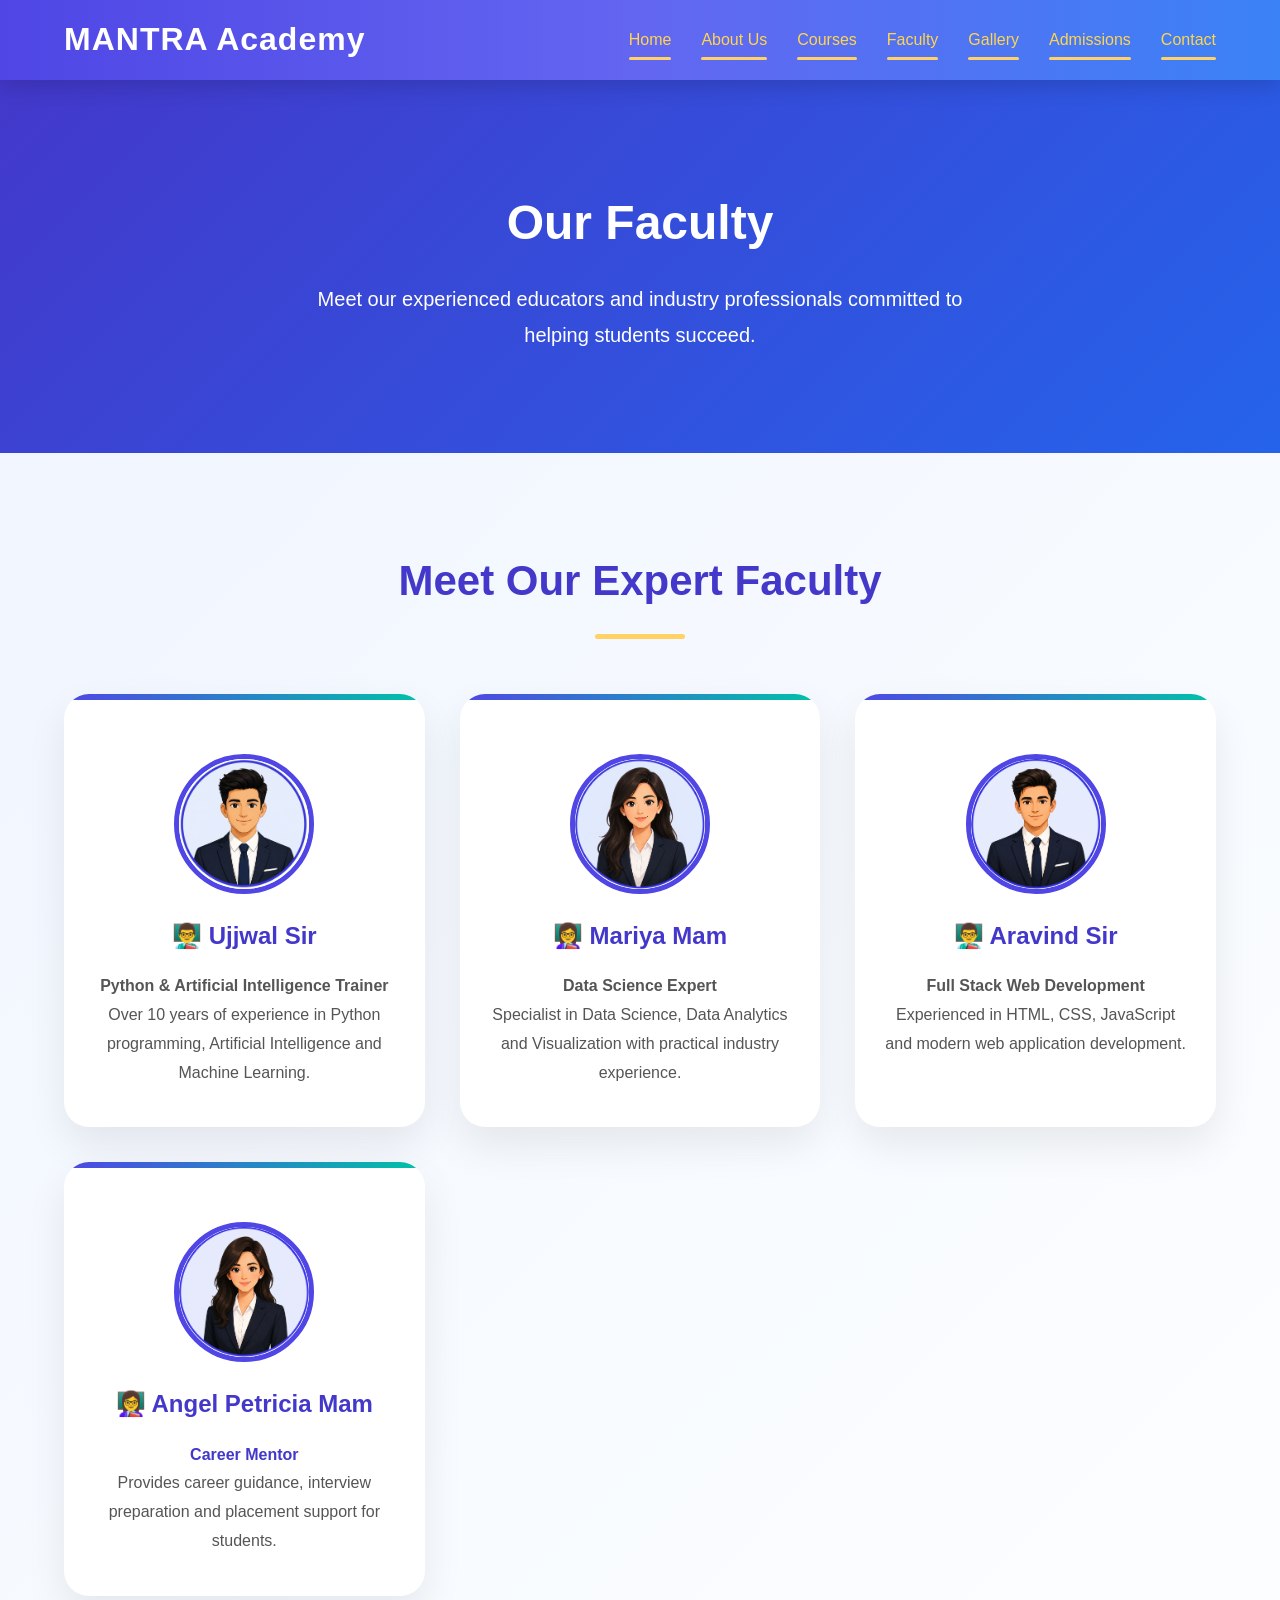
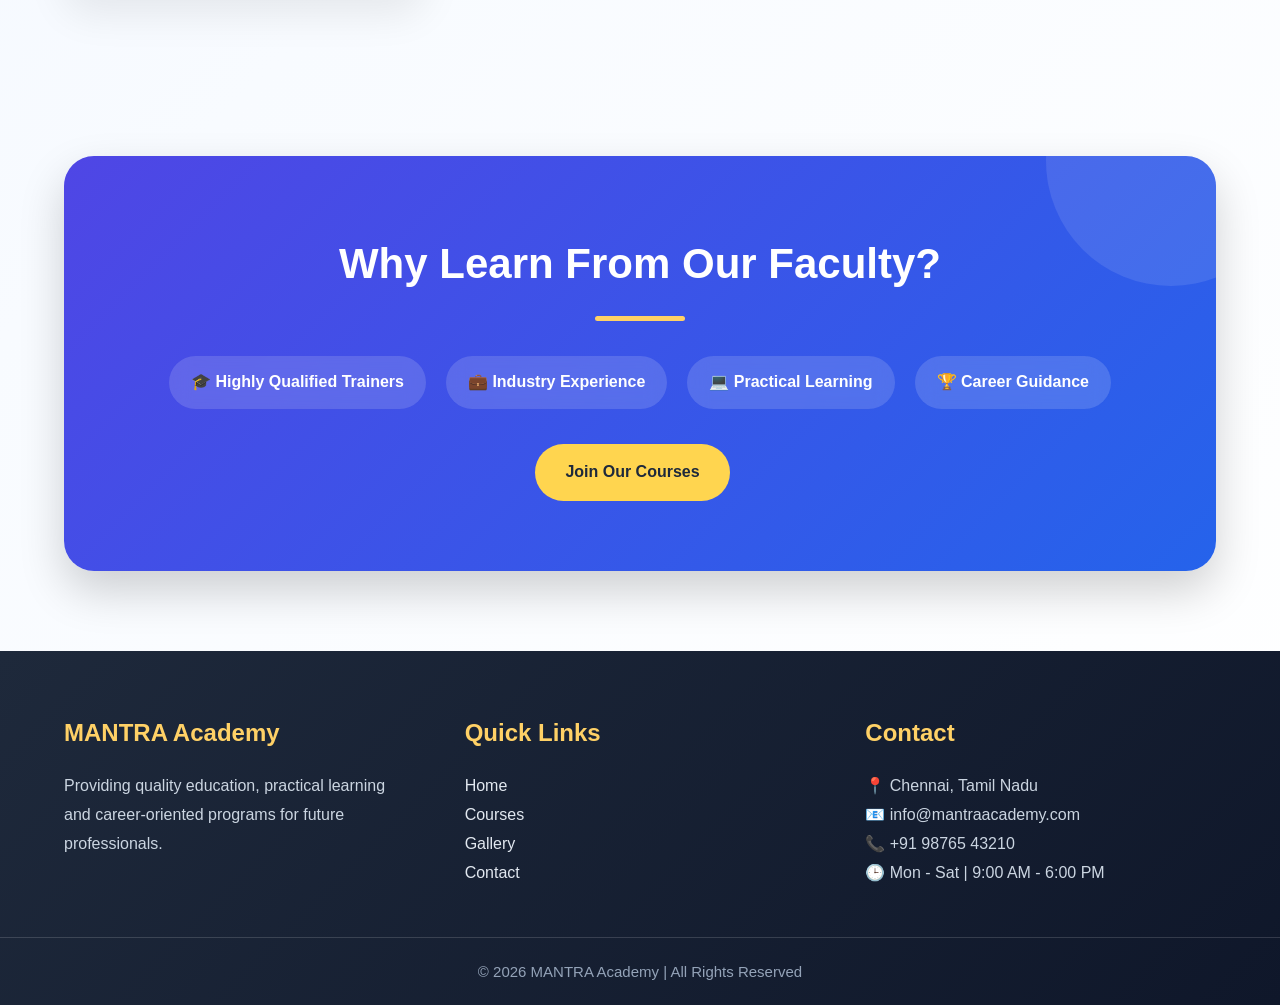
<file: Mantra Academy Chennai Website/MANTRA_2026_educational_Website/faculty.html>
<!DOCTYPE html>
<html lang="en">
<head>
<meta charset="UTF-8">
<meta name="viewport" content="width=device-width, initial-scale=1.0">
<title>Faculty | MANTRA Academy Chennai</title>
<meta name="description" content="Meet the experienced faculty members of MANTRA Academy Chennai.">
<meta name="keywords" content="Faculty, Trainers, Python, AI, MANTRA Academy">
<meta name="author" content="MANTRA Academy">
<link rel="canonical" href="https://mantra-academy-vss20.netlify.app/faculty.html">
<link rel="icon" type="image/png" href="images/favicon.png">
<link rel="stylesheet" href="style.css">
</head>
<body>
  <header class="site-header">
    <div class="container header-inner">
      <a class="logo" href="index.html">MANTRA Academy</a>
      <button class="menu-btn" id="menuBtn">☰</button>
      <nav class="nav-links" id="navLinks">
        <a href="index.html" class="active">Home</a>
        <a href="about.html" class="active">About Us</a>
        <a href="courses.html" class="active">Courses</a>
        <a href="faculty.html" class="active">Faculty</a>
        <a href="gallery.html" class="active">Gallery</a>
        <a href="admission.html" class="active">Admissions</a>
        <a href="contact.html" class="active">Contact</a>
      </nav>
    </div>
  </header>
  <main>
    <section class="page-banner">
      <div class="container">
        <h1>Our Faculty</h1>
        <p>Meet our experienced educators and industry professionals committed to helping students succeed.

        </p>
      </div>
    </section>
    <section class="container section">
      <h2>Meet Our Expert Faculty</h2>
      <div class="cards">
        <article class="card">
          <img src="images/faculty-1.png" alt="Ujjwal Sir" class="faculty-image">
          <h3>👨‍🏫 Ujjwal Sir</h3>
          <p><strong>Python & Artificial Intelligence Trainer</strong></p>
          <p>Over 10 years of experience in Python programming, Artificial Intelligence and Machine Learning.</p>
        </article>
        <article class="card">
          <img src="images/faculty-2.png" alt="Mariya Mam" class="faculty-image">
          <h3>👩‍🏫 Mariya Mam</h3>
          <p><strong>Data Science Expert</strong></p>
          <p>Specialist in Data Science, Data Analytics and Visualization with practical industry experience.</p>
        </article>
        <article class="card">
          <img src="images/faculty-3.png" alt="Aravind Sir" class="faculty-image">
          <h3>👨‍🏫 Aravind Sir</h3>
          <p><strong>Full Stack Web Development</strong></p>
          <p>Experienced in HTML, CSS, JavaScript and modern web application development.</p>
        </article>
        <article class="card faculty-card">
          <img src="images/faculty-4.png" alt="Angel Petricia Mam" class="faculty-image">
          <h3>👩‍🏫 Angel Petricia Mam</h3>
          <p><strong>Career Mentor</strong></p>
          <p>Provides career guidance, interview preparation and placement support for students.</p>
        </article>
      </div>
    </section>
    <section class="container section highlight">
      <h2>Why Learn From Our Faculty?</h2>
      <div class="course-info">
        <span>🎓 Highly Qualified Trainers</span>
        <span>💼 Industry Experience</span>
        <span>💻 Practical Learning</span>
        <span>🏆 Career Guidance</span>
      </div>
      <a href="admission.html" class="btn">Join Our Courses</a>
    </section>
  </main>
  <footer class="site-footer">
    <div class="container footer-grid">
      <div>
        <h3>MANTRA Academy</h3>
        <p>Providing quality education, practical learning and career-oriented programs for future professionals.</p>
      </div>
      <div>
        <h3>Quick Links</h3>
        <p><a href="index.html">Home</a></p>
        <p><a href="courses.html">Courses</a></p>
        <p><a href="gallery.html">Gallery</a></p>
        <p><a href="contact.html">Contact</a></p>
      </div>
      <div>
        <h3>Contact</h3>
        <p>📍 Chennai, Tamil Nadu</p>
        <p>📧 info@mantraacademy.com</p>
        <p>📞 +91 98765 43210</p>
        <p>🕒 Mon - Sat | 9:00 AM - 6:00 PM</p>
      </div>
    </div>
    <p class="copyright">
      © 2026 MANTRA Academy | All Rights Reserved
    </p>
  </footer>
  <script src="script.js"></script>
</body>
</html>
</file>
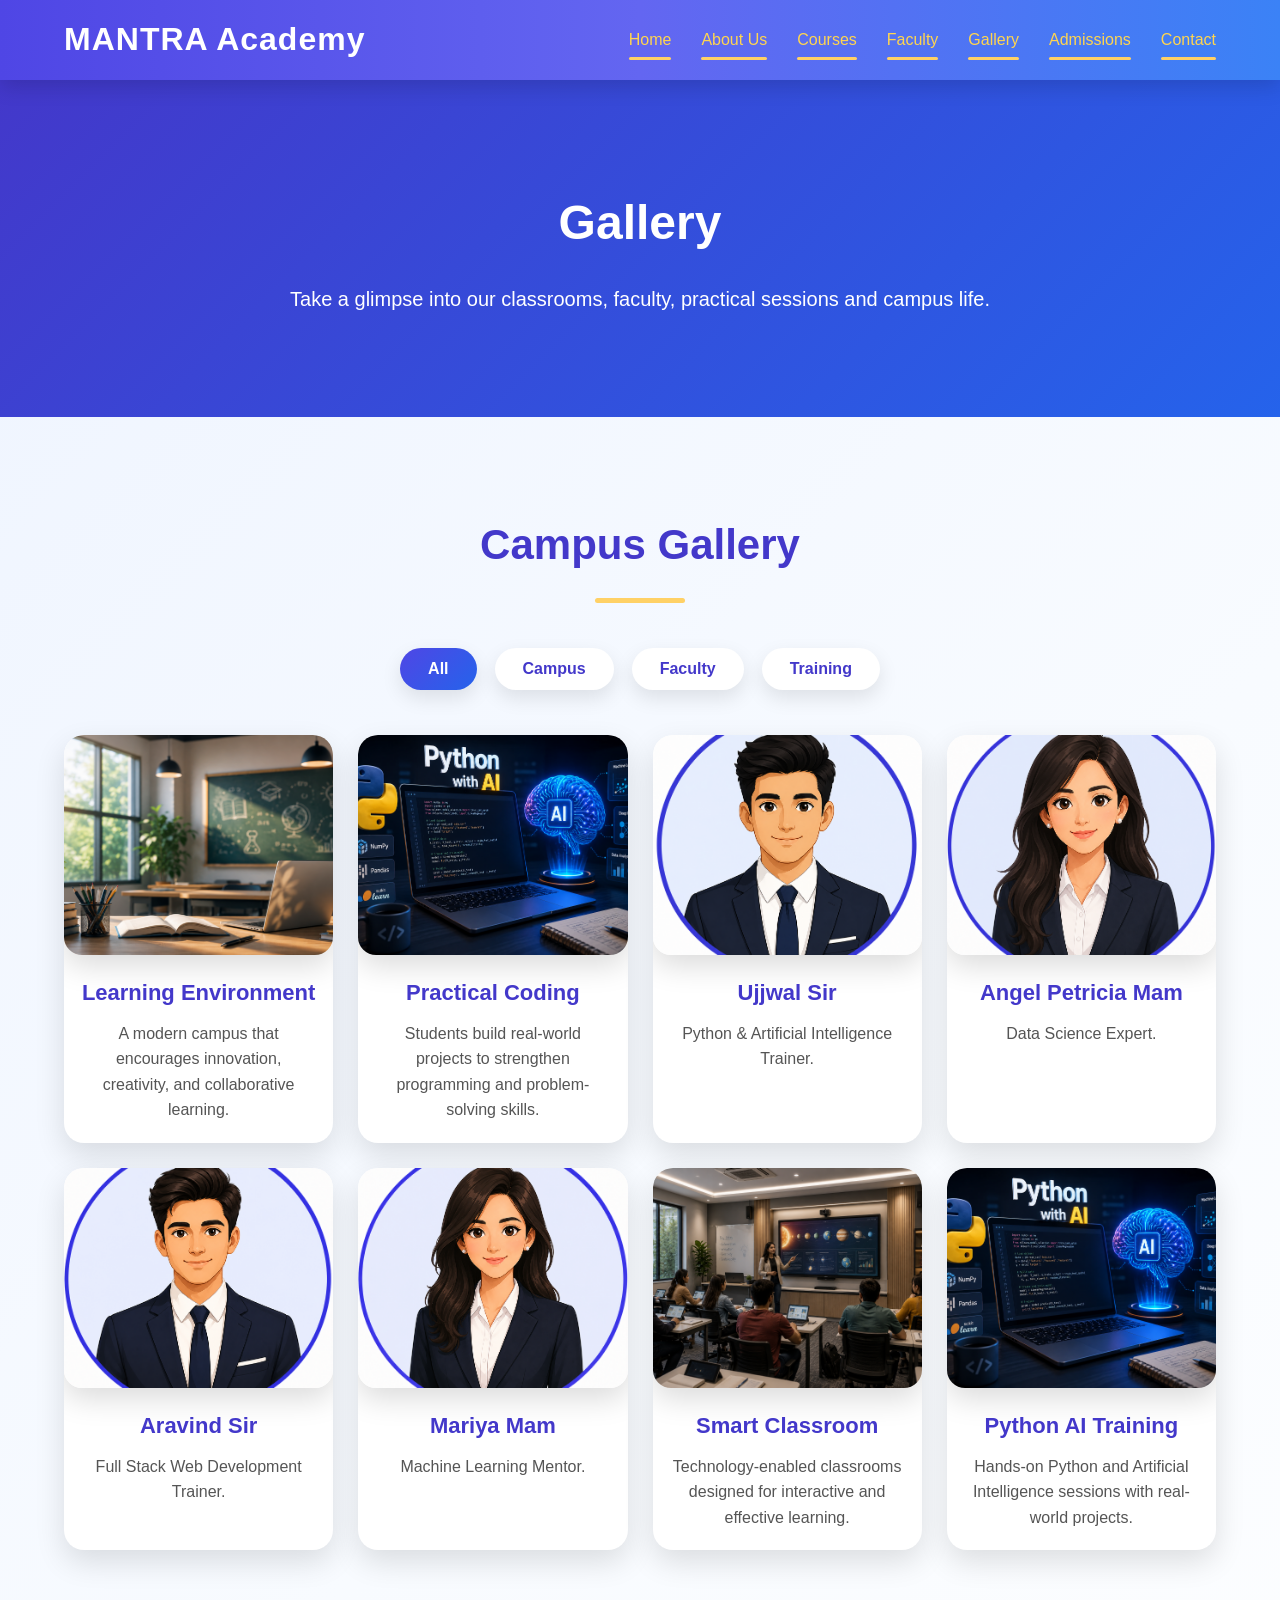
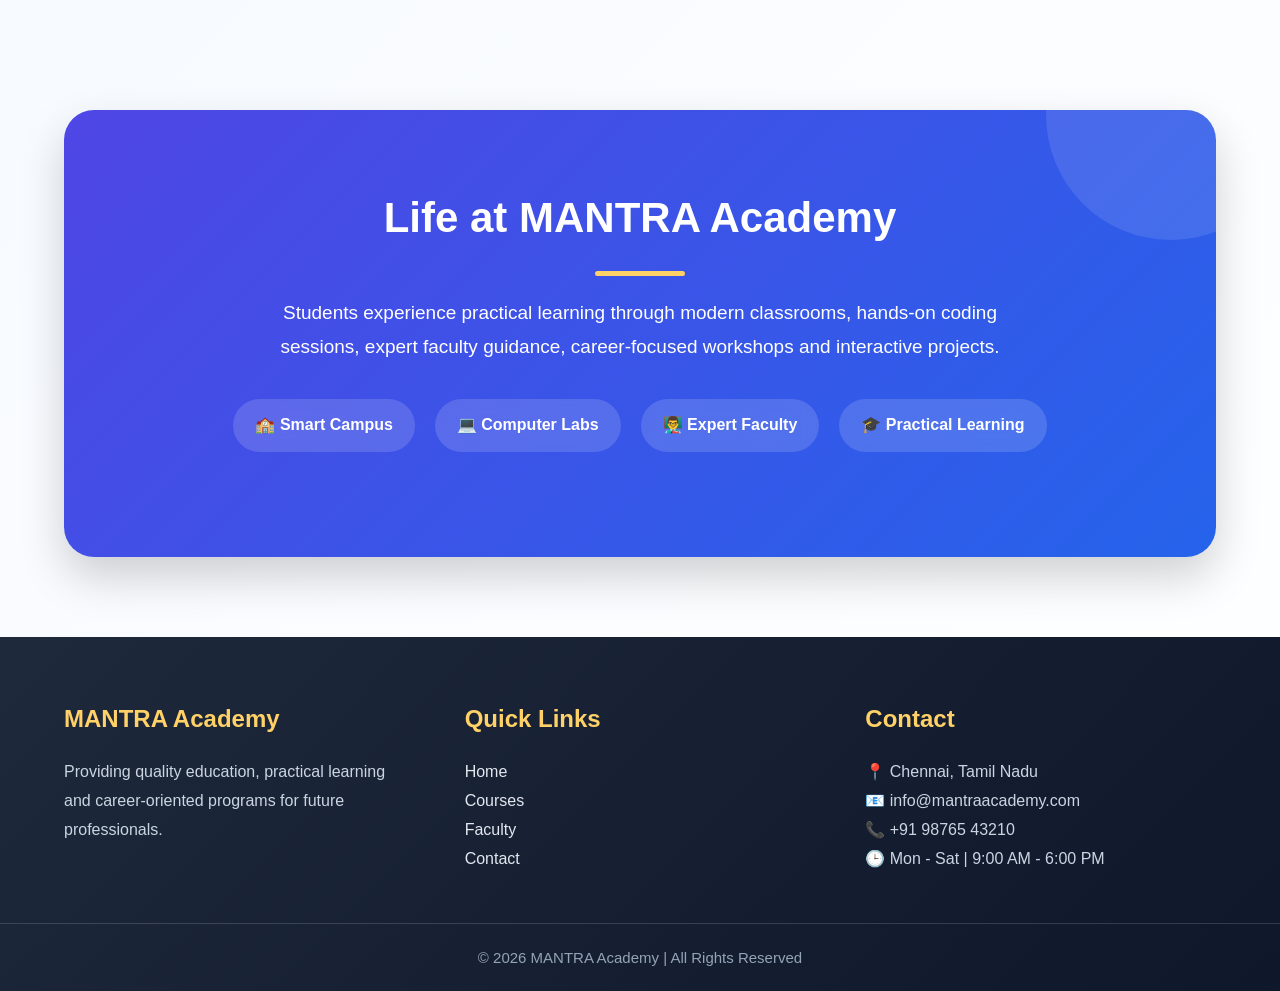
<file: Mantra Academy Chennai Website/MANTRA_2026_educational_Website/gallery.html>
<!DOCTYPE html>
<html lang="en">
<head>
<meta charset="UTF-8">
<meta name="viewport" content="width=device-width, initial-scale=1.0">
<title>Gallery | MANTRA Academy Chennai</title>
<meta name="description" content="Explore the campus, classrooms, faculty and learning environment at MANTRA Academy Chennai.">
<meta name="keywords" content="MANTRA Academy Gallery, Campus, Faculty, Computer Lab">
<meta name="author" content="MANTRA Academy">
<link rel="canonical" href="https://mantra-academy-vss20.netlify.app/gallery.html">
<link rel="icon" type="image/png" href="images/favicon.png">
<link rel="stylesheet" href="style.css">
</head>
<body>
  <header class="site-header">
    <div class="container header-inner">
      <a class="logo" href="index.html">MANTRA Academy</a>
      <button class="menu-btn" id="menuBtn">☰</button>
      <nav class="nav-links" id="navLinks">
        <a href="index.html" class="active">Home</a>
        <a href="about.html" class="active">About Us</a>
        <a href="courses.html" class="active">Courses</a>
        <a href="faculty.html" class="active">Faculty</a>
        <a href="gallery.html" class="active">Gallery</a>
        <a href="admission.html" class="active">Admissions</a>
        <a href="contact.html" class="active">Contact</a>
      </nav>
    </div>
  </header>
  <main>
    <section class="page-banner">
      <div class="container">
        <h1>Gallery</h1>
        <p>Take a glimpse into our classrooms, faculty, practical sessions and campus life.</p>
      </div>
    </section>
    <section class="container section">
      <h2>Campus Gallery</h2>
      <div class="filter-buttons">
        <button class="active" onclick="filterGallery('all', this)">All</button>
        <button onclick="filterGallery('campus', this)">Campus</button>
        <button onclick="filterGallery('faculty', this)">Faculty</button>
        <button onclick="filterGallery('training', this)">Training</button>
      </div>
      <div class="gallery-grid">
        <div class="gallery-card gallery-item campus">
          <img src="images/education-banner.png" alt="Modern Learning Environment">
          <h3>Learning Environment</h3>
          <p>A modern campus that encourages innovation, creativity, and collaborative learning.</p>
        </div>
        <div class="gallery-card gallery-item training">
          <img src="images/python-ai.png" alt="Practical Coding Session">
          <h3>Practical Coding</h3>
          <p>Students build real-world projects to strengthen programming and problem-solving skills.</p>
        </div>
        <div class="gallery-card gallery-item faculty">
          <img src="images/faculty-1.png" alt="Ujjwal Sir">
          <h3>Ujjwal Sir</h3>
          <p>Python & Artificial Intelligence Trainer.</p>
        </div>
         <div class="gallery-card gallery-item faculty">
          <img src="images/faculty-2.png" alt="Angel Petricia Mam">
          <h3>Angel Petricia Mam</h3>
          <p>Data Science Expert.</p>
        </div>
         <div class="gallery-card gallery-item faculty">
          <img src="images/faculty-3.png" alt="Aravind Sir">
          <h3>Aravind Sir</h3>
          <p>Full Stack Web Development Trainer.</p>
        </div>
         <div class="gallery-card gallery-item faculty">
          <img src="images/faculty-4.png" alt="Mariya Mam">
          <h3>Mariya Mam</h3>
          <p>Machine Learning Mentor.</p>
        </div>
        <div class="gallery-card gallery-item campus">
          <img src="images/smartclassroom.png" alt="Smart Classroom">
          <h3>Smart Classroom</h3>
          <p>Technology-enabled classrooms designed for interactive and effective learning.</p>
        </div>
        <div class="gallery-card gallery-item training">
          <img src="images/python-ai.png" alt="Students Learning Python AI">
          <h3>Python AI Training</h3>
          <p>Hands-on Python and Artificial Intelligence sessions with real-world projects.</p>
        </div>
      </div>
    </section>
    <section class="container section highlight">
      <h2>Life at MANTRA Academy</h2>
      <p>Students experience practical learning through modern classrooms,
        hands-on coding sessions, expert faculty guidance,
        career-focused workshops and interactive projects.
      </p>
      <div class="course-info">
        <span>🏫 Smart Campus</span>
        <span>💻 Computer Labs</span>
        <span>👨‍🏫 Expert Faculty</span>
        <span>🎓 Practical Learning</span>
      </div>
    </section>
  </main>
  <footer class="site-footer">
    <div class="container footer-grid">
      <div>
        <h3>MANTRA Academy</h3>
        <p>Providing quality education, practical learning and career-oriented programs for future professionals.</p>
      </div>
      <div>
        <h3>Quick Links</h3>
        <p><a href="index.html">Home</a></p>
        <p><a href="courses.html">Courses</a></p>
        <p><a href="faculty.html">Faculty</a></p>
        <p><a href="contact.html">Contact</a></p>
      </div>
      <div>
        <h3>Contact</h3>
        <p>📍 Chennai, Tamil Nadu</p>
        <p>📧 info@mantraacademy.com</p>
        <p>📞 +91 98765 43210</p>
        <p>🕒 Mon - Sat | 9:00 AM - 6:00 PM</p>
      </div>
    </div>
    <p class="copyright">
      © 2026 MANTRA Academy | All Rights Reserved
    </p>
  </footer>
  <script src="script.js"></script>
</body>
</html>
</file>
<file: Mantra Academy Chennai Website/MANTRA_2026_educational_Website/style.css>
/* MANTRA 2026 Sample Frontend Website */
*{
    box-sizing:border-box;
    margin:0;
    padding:0
}
html{
    scroll-behavior:smooth;
}
body{
    font-family:'Poppins',sans-serif;
    line-height:1.8;
    color:#213547;
    background:linear-gradient(135deg,#eef4ff,#f8fbff,#ffffff);
    animation:fadeIn 0.7s ease;
}
.container{
    width:90%;
    max-width:1250px;
    margin:auto
}
img{

    width:100%;
    display:block;
}
section{
    padding:90px 0;
}
.site-header{
    position:sticky;
    top:0;
    width:100%;
    z-index:1000;
    background:linear-gradient(90deg,#4F46E5,#6366F1,#3B82F6);
    box-shadow:0 6px 20px rgba(0,0,0,.15);
}
.header-inner{
    display:flex;
    justify-content:space-between;
    align-items:center;
    height:80px;
}
.logo{
    font-size:2rem;
    font-weight:700;
    color:#fff;
    text-decoration:none;
    letter-spacing:1px;
    transition:.3s;
}
.nav-links{
    display:flex;
    gap:30px
}
.nav-links a{
    color:white;
    text-decoration:none;
    font-weight:500;
    position:relative;
    transition:0.3s;
}
.nav-links a::after{
    content:'';
    position:absolute;
    left:0;
    bottom:-6px;
    width:0;
    height:3px;
    background:#FFD166;
    transition:.4s;
    border-radius:20px;

}
.nav-links a:hover{
    color:#FFE082;
}
.nav-links a:hover::after{
    width:100%;

}
.nav-links a.active{
    color:#FFD54F;
}

.nav-links a.active::after{
    width:100%;
}
.menu-btn{
    display:none;
    background:#FFD166;
    color:#222;
    border:none;
    padding:10px 15px;
    border-radius:10px;
    cursor:pointer;
    font-size:24px;
}
.hero{
    min-height:92vh;
    display:flex;
    align-items:center;
    justify-content:flex-start;
    position:relative;
    overflow:hidden;
    color:white;
    background:linear-gradient( rgba(20,25,40,.65),rgba(20,25,40,.65)),url("images/education-banner.png");
    background-size:cover;
    background-position:center;

}
.hero::before{
    content:"";
    position:absolute;
    width:320px;
    height:320px;
    background:#00C2A8;
    border-radius:50%;
    filter:blur(90px);
    opacity:.20;
    top:-80px;
    right:-80px;
    animation:floatGlow 8s ease-in-out infinite;
}
.hero::after{
    content:"";
    position:absolute;
    bottom:0;
    left:0;
    width:100%;
    height:120px;
    background:white;
    border-radius:100% 100% 0 0;

}
.hero-content{
    position:relative;
    z-index:10;
    max-width:700px;
    padding:45px;
    background:rgba(0,0,0,0.35);
    backdrop-filter:blur(8px);
    border-radius:25px;
    border:1px solid rgba(255,255,255,0.18);
    box-shadow:0 20px 50px rgba(0,0,0,0.30);
}
.hero h1{
    font-size:64px;
    font-weight:800;
    color:#ffffff;
    margin-bottom:20px;
    text-shadow:3px 3px 15px rgba(0,0,0,0.45);

}
.hero h1::after{
    content:"";
    display:block;
    width:120px;
    height:5px;
    background:#FFD166;
    margin-top:15px;
    border-radius:20px;

}
.hero p{
    font-size:20px;
    line-height:1.9;
    margin-bottom:35px;
    color:#F8FAFC;
}
.btn{
    display:inline-block;
    background:#FFD54F;
    color:#1E293B;
    text-decoration:none;
    padding:14px 30px;
    border-radius:40px;
    font-weight:600;
    margin-right:15px;
    transition:all 0.35s ease;

}
.btn:hover{
    background:#FFC107;
    transform:translateY(-5px);

}
.btn-outline{
    background:transparent;
    border:2px solid white;
    color:white;

}
.btn-outline:hover{
    background:white;
    color:#3B82F6;

}
.page-banner{
    background:linear-gradient(135deg,#4338CA,#2563EB);
    color:#fff;
    text-align:center;
    padding:100px 0;
}
.page-banner h1{
    font-size:48px;
    margin-bottom:15px;
}

.page-banner p{
    font-size:20px;
    max-width:700px;
    margin:auto;
}
.about-box{
    background:#ffffff;
    max-width:900px;
    margin:0;
    padding:45px;
    border-radius:25px;
    box-shadow:0 15px 35px rgba(0,0,0,.08);
    text-align:left;
}
.about-box h2{
    text-align:center;
    color:#4338CA;
    margin-bottom:25px;
    font-size:42px;
}
.about-box p{
    font-size:18px;
    line-height:1.9;
    color:#444;
    padding:0 20px;
}
.section{
    padding:90px 0;
    animation:fadeIn 0.8s ease;

}
.section h2{
    text-align:center;
    font-size:42px;
    color:#4338CA;
    margin-bottom:18px;
    font-weight:700;
    position:relative;

}
.section h2::after{
    content:"";
    display:block;
    width:90px;
    height:5px;
    background:#FFD166;
    margin:15px auto;
    border-radius:30px;

}
.cards{
    display:grid;
    grid-template-columns:repeat(3,1fr);
    gap:35px;
    margin-top:55px;

}
.card{
    background:white;
    padding:40px 30px;
    border-radius:25px;
    text-align:center;
    box-shadow:0 18px 40px rgba(0,0,0,0.08);
    transition:.5s;
    position:relative;
    overflow:hidden;
}
.card::before{
    content:"";
    position:absolute;
    top:0;
    left:0;
    width:100%;
    height:6px;
    background:linear-gradient(90deg,#4F46E5,#00C2A8);

}
.card:hover{
    transform:translateY(-12px) scale(1.02);
    box-shadow:0 25px 50px rgba(79,70,229,0.25);

}
.card h3{
    color:#4338CA;
    font-size:24px;
    margin-bottom:15px;
}
.card p{
    color:#555;
    line-height:1.8;
}
.statistics{
    padding:80px 0;
    background:#ffffff;
}
.statistics h2{
    text-align:center;
    font-size:42px;
    color:#4338CA;
    margin-bottom:20px;
}
.statistics h2::after{
    content:"";
    display:block;
    width:90px;
    height:5px;
    background:#FFD166;
    margin:15px auto;
    border-radius:30px;
}
.stats-grid{
    display:grid;
    grid-template-columns:repeat(4,1fr);
    gap:30px;
    margin-top:50px;
}
.stat-card{
    background:linear-gradient(135deg,#4F46E5,#3B82F6);
    color:white;
    text-align:center;
    padding:35px;
    border-radius:20px;
    transition:0.4s;
    box-shadow:0 15px 35px rgba(0,0,0,0.12);
}
.stat-card:hover{
    transform:translateY(-10px);
    box-shadow:0 20px 40px rgba(79,70,229,0.30);
}
.stat-card h3{
    font-size:46px;
    color:#FFD166;
    margin-bottom:10px;
}
.stat-card p{
    font-size:18px;
    font-weight:500;
}
.course-grid{
    display:flex;
    justify-content:center;
    align-items:center;
    margin-top:50px;
}
.course-card{
    width:850px;
    max-width:90%;
    margin:auto;
    background:#fff;
    border-radius:30px;
    overflow:hidden;
    box-shadow:0 18px 40px rgba(0,0,0,.12);
    transition:transform 0.4s ease, box-shadow 0.4s ease;
}
.course-card:hover{
    transform:translateY(-8px) scale(1.02);
    box-shadow:0 25px 50px rgba(79,70,229,0.20);
}
.course-card img{
    width:100%;
    height:auto;
    object-fit:cover;
}
.course-content{
    padding:25px;
}
.course-content h3{
    color:#4338CA;
    font-size:24px;
    margin-bottom:15px;
}
.course-content p{
    color:#555;
    line-height:1.8;
}
.course-plan{
    margin-top:20px;
    background:#F8FAFC;
    border-left:5px solid #4F46E5;
    padding:18px;
    border-radius:12px;
}
.course-plan h4{
    color:#4338CA;
    margin-bottom:15px;
}
.course-plan p{
    font-weight:600;
    color:#222;
    margin-top:12px;
}
.course-plan ul{
    margin-left:20px;
    margin-bottom:12px;
}
.course-plan li{
    color:#555;
    line-height:1.8;
}
.small-btn{
    display:inline-block;
    margin-top:20px;
}
.highlight{
    background:linear-gradient(135deg,#4F46E5,#2563EB);
    color:#fff;
    text-align:center;
    padding:70px 50px;
    border-radius:30px;
    margin:70px auto;
    box-shadow:0 20px 45px rgba(0,0,0,0.18);
    position:relative;
    overflow:hidden;
}
.highlight::before{
    content:"";
    position:absolute;
    width:250px;
    height:250px;
    background:rgba(255,255,255,.10);
    border-radius:50%;
    top:-120px;
    right:-80px;
}
.highlight h2{
    color:#fff;
    font-size:42px;
    margin-bottom:15px;
}
.highlight h3{
    color:#FFD166;
    font-size:30px;
    margin-bottom:20px;
}
.highlight p{
    max-width:750px;
    margin:20px auto;
    line-height:1.8;
    font-size:19px;
}
.faculty-image{
    width:140px;
    height:140px;
    object-fit:cover;
    border-radius:50%;
    margin:20px auto;
    display:block;
    border:5px solid #4F46E5;
}

.faculty-card{
    text-align:center;
}

.faculty-card strong{
    color:#4338CA;
}
.course-info{
    display:flex;
    justify-content:center;
    gap:20px;
    flex-wrap:wrap;
    margin:35px 0;
}
.course-info span{
    background:rgba(255,255,255,.15);
    padding:12px 22px;
    border-radius:40px;
    backdrop-filter:blur(10px);
    font-weight:600;
}
.two-column{
    display:grid;
    grid-template-columns:1.5fr 1fr;
    gap:30px;
    align-items:start;
}
.info-box,.about-box,.calculator-box,.form-section form{
    background:#fff;
    padding:30px;
    border-radius:20px;
    box-shadow:0 10px 30px rgba(0,0,0,0.08);
    height:100%;
}
.info-box{
    display:flex;
    flex-direction:column;
    /* justify-content:flex-start; */
    padding:45px 35px;
}
.info-box h3{
    margin-top:0;
    margin-bottom:20px;
}
.info-box ul{
    margin-left:22px
}
form{
    max-width:650px;
    margin:auto
}
label{
    display:block;
    margin-top:14px;
    font-weight:bold
}
input,select,textarea{
    width:100%;
    padding:12px;
    margin-top:6px;
    border:1px solid #c9d6df;
    border-radius:8px;
    font-size:16px
}
.gallery-grid{
    display:grid;
    grid-template-columns:repeat(auto-fit,minmax(250px,1fr));
    gap:25px;

}
.gallery-grid img{
    width:100%;
    height:220px;
    object-fit:cover;
    border-radius:18px;
    box-shadow:0 10px 30px rgba(0,0,0,0.15);
    transition:0.45s;
    cursor:pointer;
}
.gallery-card{
    background:#fff;
    border-radius:20px;
    overflow:hidden;
    box-shadow:0 12px 30px rgba(0,0,0,0.12);
    transition:0.4s;
    text-align:center;
}
.gallery-card:hover{
    transform:translateY(-10px) scale(1.02);
    box-shadow:0 20px 40px rgba(79,70,229,0.20);
}
.gallery-card img{
    width:100%;
    height:220px;
    object-fit:cover;
}
.gallery-card h3{
    color:#4338CA;
    margin:18px 0 8px;
    font-size:22px;
}

.gallery-card p{
    color:#555;
    padding:0 18px 20px;
    line-height:1.6;
}
.filter-buttons{
    display:flex;
    justify-content:center;
    align-items:center;
    gap:18px;
    flex-wrap:wrap;
    margin:45px 0;
}
.filter-buttons button{
    padding:12px 28px;
    border:none;
    border-radius:40px;
    background:#ffffff;
    color:#4338CA;
    font-size:16px;
    font-weight:600;
    cursor:pointer;
    transition:all 0.35s ease;
    box-shadow:0 8px 20px rgba(0,0,0,.10);
}
.filter-buttons button:hover{
    background:linear-gradient(135deg,#4F46E5,#2563EB);
    color:white;
    transform:translateY(-4px);
    box-shadow:0 15px 30px rgba(79,70,229,.30);
}
.filter-buttons button.active{
    background:linear-gradient(135deg,#4F46E5,#2563EB);
    color:white;
}
.site-footer{
    background:linear-gradient(135deg,#1E293B,#0F172A);
    color:#fff;
    padding:60px 0 20px;
    margin-top:80px;
}
.footer-grid{
    display:grid;
    grid-template-columns:repeat(3,1fr);
    gap:50px;
}

.footer-grid h3{
    color:#FFD166;
    margin-bottom:18px;
    font-size:24px;
}

.footer-grid p{
    color:#CBD5E1;
    line-height:1.8;
}
.site-footer a{
    color:#E2E8F0;
    text-decoration:none;
    transition:.3s;
}
.site-footer a:hover{
    color:#FFD166;
    padding-left:5px;
}
.copyright{
    margin-top:50px;
    padding-top:20px;
    text-align:center;
    border-top:1px solid rgba(255,255,255,.15);
    color:#94A3B8;
    font-size:15px;
}
/* Tablet */
@media (max-width:900px){

.header-inner{
    flex-wrap:wrap;
}

.two-column{
    grid-template-columns:1fr;
}

.cards,
.footer-grid,
.stats-grid{
    grid-template-columns:repeat(2,1fr);
}

.gallery-grid{
    grid-template-columns:repeat(2,1fr);
}

.hero h1{
    font-size:48px;
}

.hero-content{
    max-width:100%;
}

.filter-buttons{
    justify-content:center;
    gap:15px;
}

}

/* Mobile */
@media (max-width:768px){

.container{
    width:95%;
}

.header-inner{
    height:auto;
    padding:15px 0;
}

.menu-btn{
    display:block;
}

.nav-links{
    display:none;
    flex-direction:column;
    width:100%;
    background:#4338CA;
    margin-top:15px;
    padding:20px;
    border-radius:10px;
    text-align:center;
}

.nav-links.show{
    display:flex;
}

.hero{
    min-height:auto;
    padding:120px 0 80px;
}

.hero-content{
    padding:25px;
    text-align:center;
}

.hero h1{
    font-size:34px;
}

.hero p{
    font-size:17px;
}

.section h2,
.statistics h2,
.highlight h2,
.about-box h2{
    font-size:30px;
}

.cards,
.footer-grid,
.stats-grid,
.gallery-grid{
    grid-template-columns:1fr;
}

.two-column{
    grid-template-columns:1fr;
}

.course-card{
    width:100%;
}

.course-card img{
    height:250px;
}

.btn,
.btn-outline{
    display:block;
    width:100%;
    margin:10px 0;
    text-align:center;
}

.highlight{
    padding:40px 20px;
}

.about-box,
.info-box,
.form-section form{
    padding:25px;
}

.footer-grid{
    text-align:center;
}

.page-banner{
    padding:70px 20px;
}

.page-banner h1{
    font-size:32px;
}

/*  Gallery Responsive */

.filter-buttons{
    justify-content:center;
    gap:10px;
}

.filter-buttons button{
    width:140px;
    font-size:15px;
    padding:10px 0;
}

.gallery-card{
    margin:0 auto;
}

.gallery-card h3{
    font-size:20px;
}

.gallery-card p{
    font-size:15px;
    padding:0 15px 18px;
}

.gallery-subtitle{
    font-size:16px;
    padding:0 12px;
}

img{
    max-width:100%;
    height:auto;
}

}
@keyframes fadeIn{

from{
    opacity:0;
    transform:translateY(20px);
}

to{
    opacity:1;
    transform:translateY(0);
}

}
</file>
